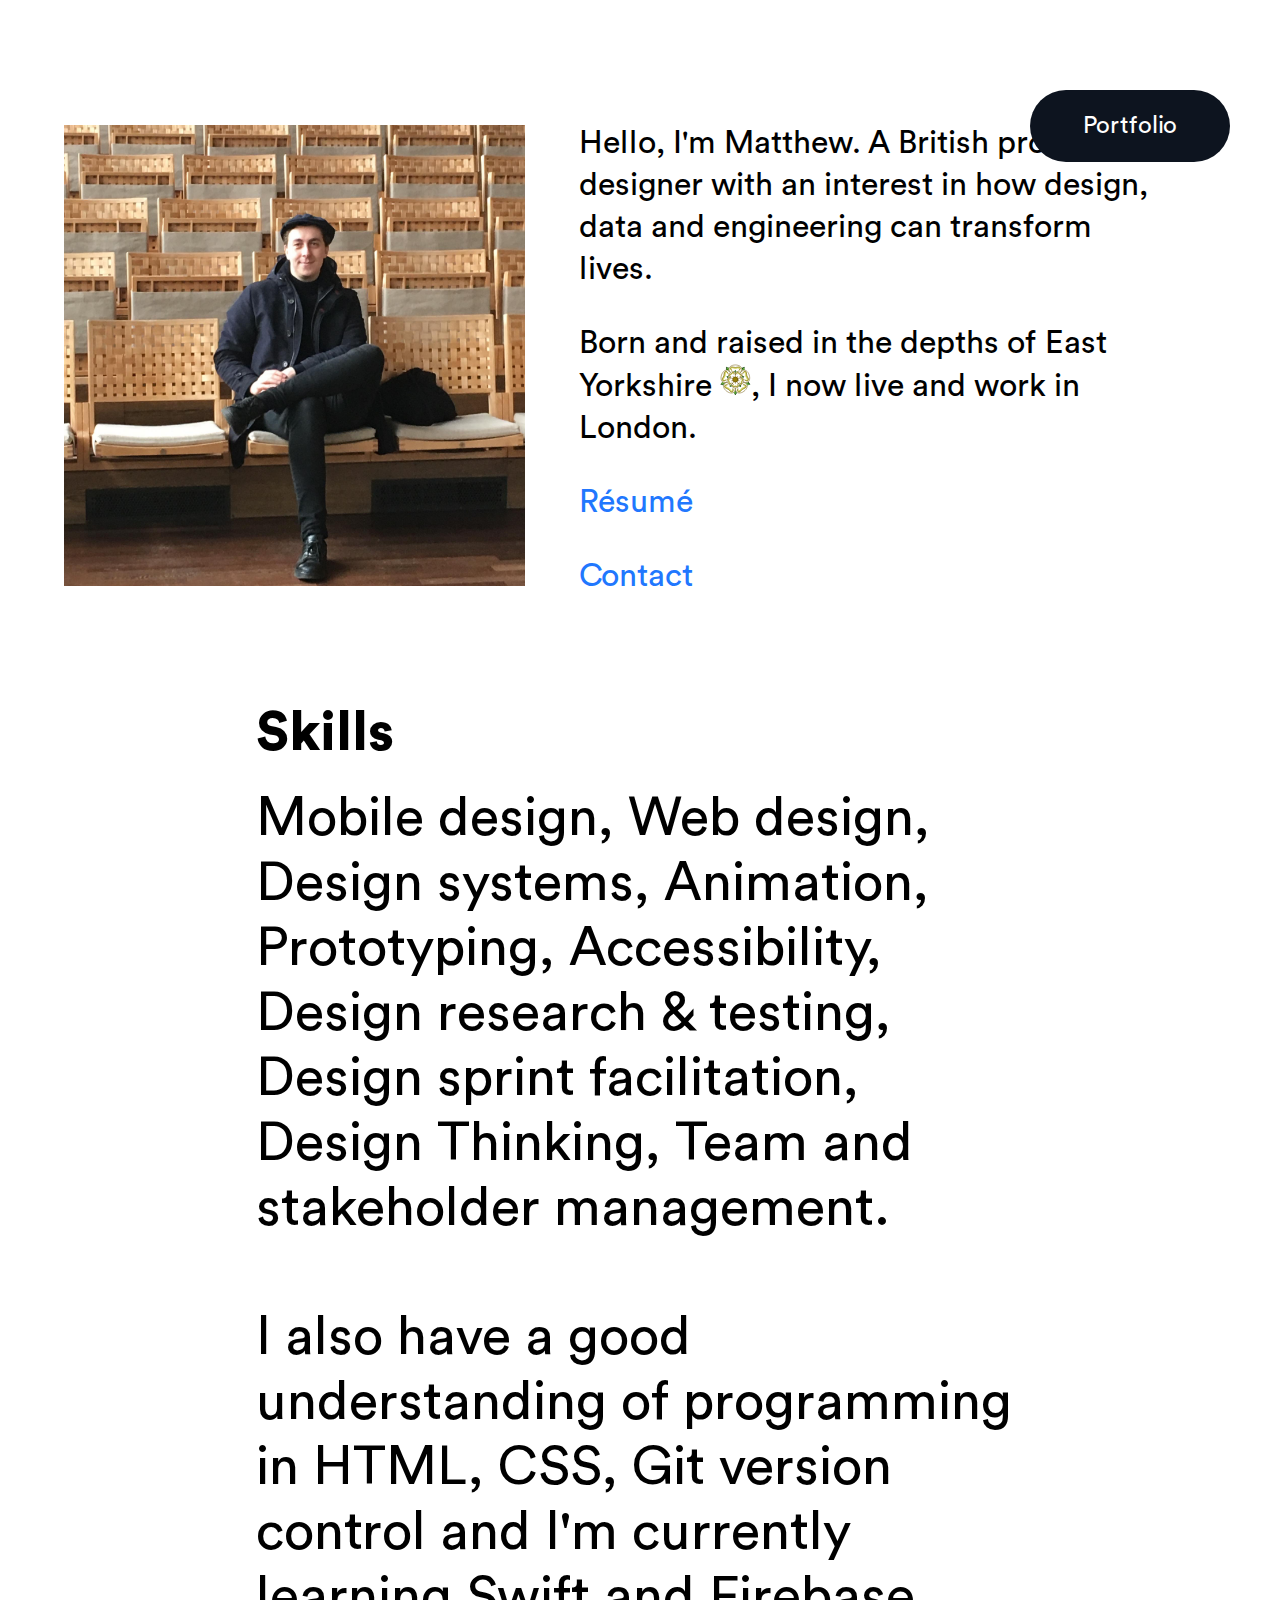
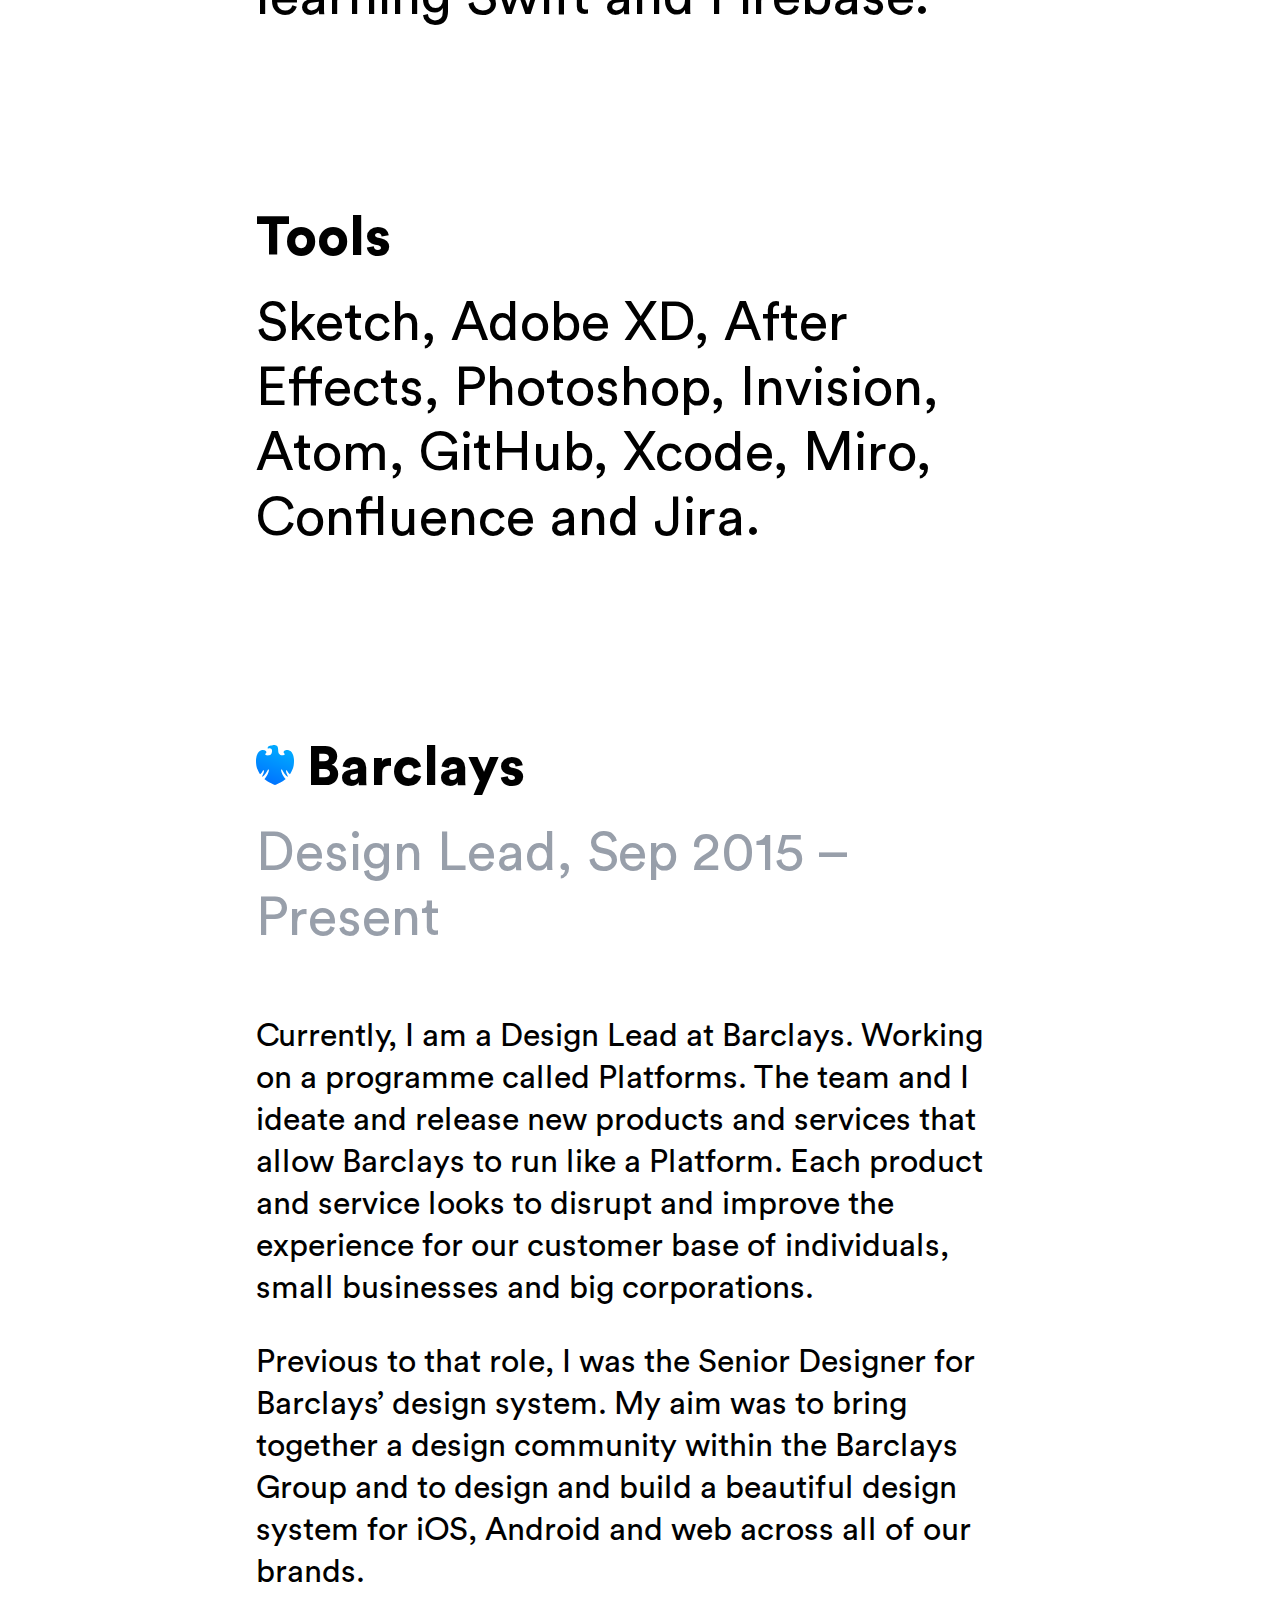
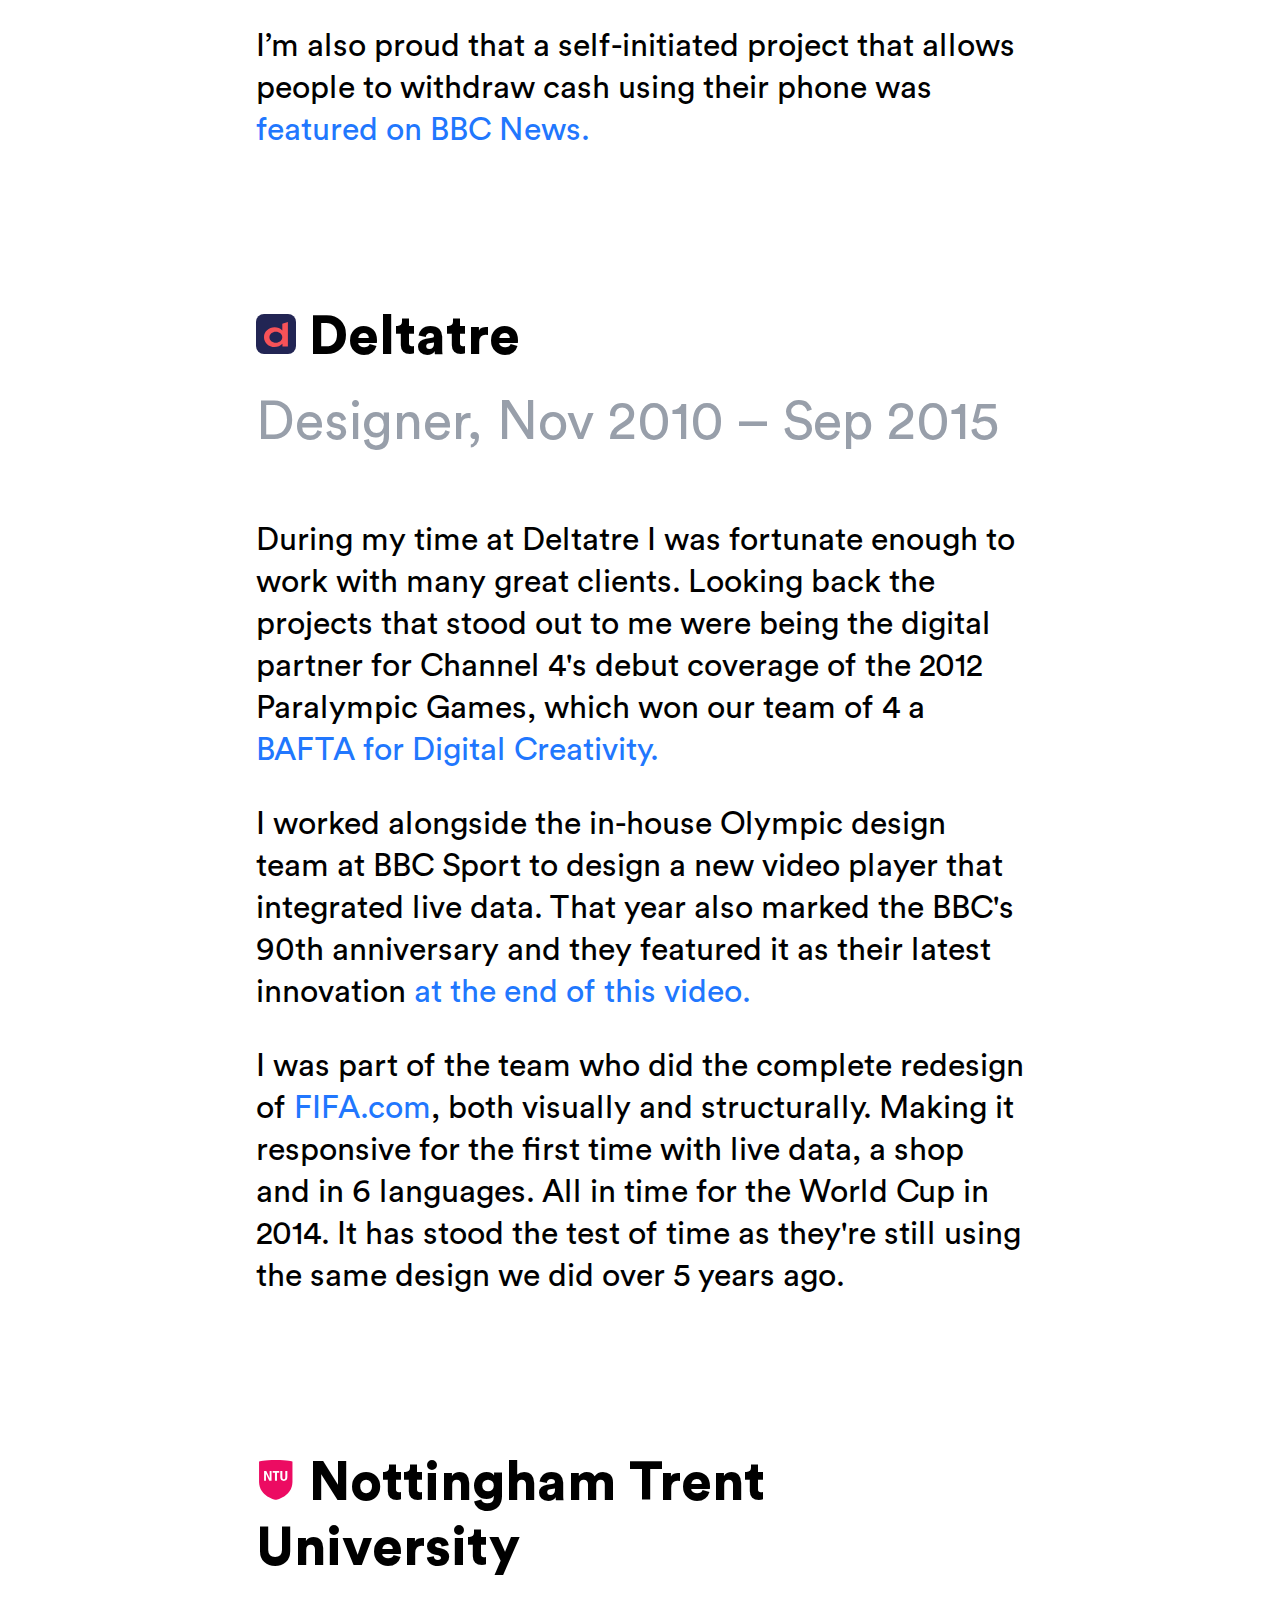
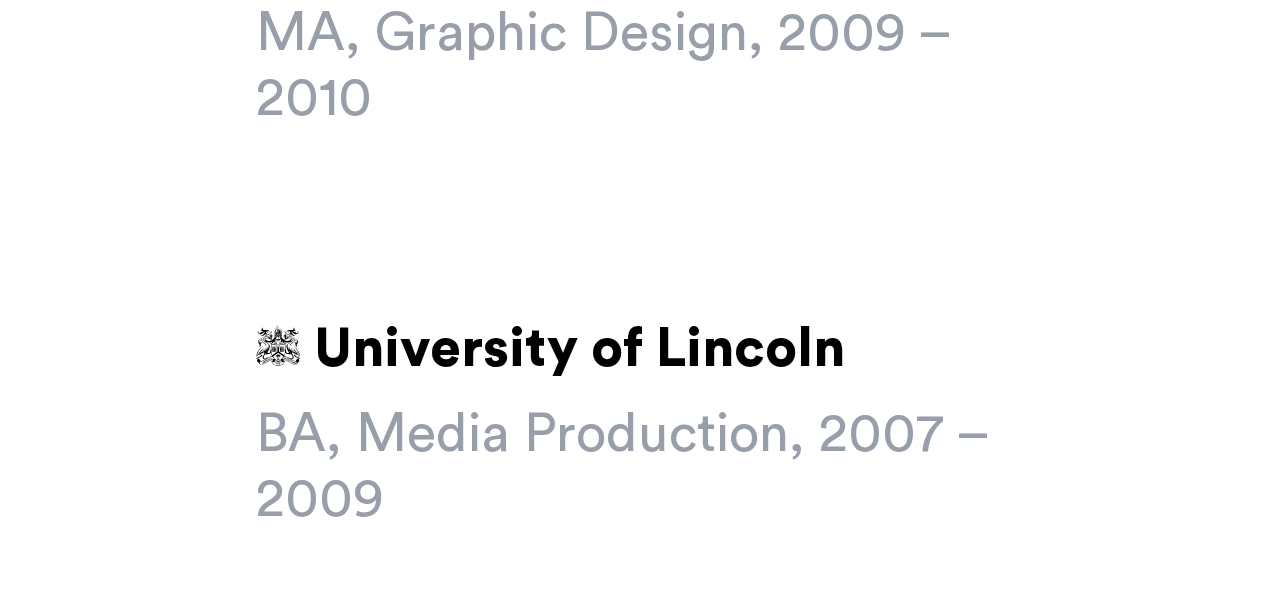
<file: cv.html>
<!DOCTYPE html>
<html lang="en" dir="ltr">
  <head>
    <meta charset="utf-8">
    <link rel="stylesheet" type="text/css" href="css/stylesheet.css">
    <title>Matthew Higgins</title>
    <meta name="viewport" content="width=device-width, initial-scale=1">
  </head>

  <body>

<div class="sticky-button">
      <button onclick="location.href='index.html'"class="button"type="button" href= "/index.html">Portfolio</button>
    </div>


<div class="cv-hero">
  <img class="profile"src="images/me.png" alt="">
  <div class="profile-text">
  <p>Hello, I'm Matthew. A British product designer with an interest in how design, data and engineering can transform lives.</p>
    <p>Born and raised in the depths of East Yorkshire <img class="rose" src="images/rose.svg" alt="">, I now live and work in London.</p>



<div class="">
  <p><a class="link" href="images/matthew-higgins-cv.pdf" target="_blank">Résumé</a></p>
  <p><a class="link" href="mailto:hello.matthew@live.co.uk?Subject=Hello%20Matthew" target="_top">Contact</a></p>
</div>


  </div>
</div>




<div class="indented">


  <h4>Skills</h4>
  <h5>Mobile design, Web design, Design systems, Animation, Prototyping,
    Accessibility, Design research & testing, Design sprint facilitation, Design Thinking, Team and stakeholder management.
  </h5>
  <h5>I also have a good understanding of programming in HTML, CSS, Git version control and I'm currently learning Swift and Firebase.
  </h5>


  <div class="text-block">
    <h4>Tools</h4>
    <h5>Sketch, Adobe XD, After Effects, Photoshop, Invision, Atom, GitHub, Xcode, Miro, Confluence and Jira.</h5>
  </div>

  <div class="text-block">
      <h4><img class="logo"src="images/barclays.svg" alt=""> Barclays</h4>
      <h5 class="grey">Design Lead, Sep 2015 – Present</h5>
      <p>Currently, I am a Design Lead at Barclays. Working on a programme called Platforms. The team and I ideate and release new products and services that allow Barclays to run like a Platform. Each product and service looks to disrupt and improve the experience for our customer base of individuals, small businesses and big corporations.</p>
      <p>Previous to that role, I was the Senior Designer for Barclays’ design system. My aim was to bring together a design community within the Barclays Group and to design and build a beautiful design system for iOS, Android and web across all of our brands.</p>
    <p>I’m also proud that a self-initiated project that allows people to withdraw cash using their phone was
        <a class="link" href="https://www.bbc.co.uk/news/technology-38054298" target="_blank">featured on BBC News.</a>
    </p>
  </div>

  <div class="text-block">
    <h4><img class="logo" src="images/deltatre.svg" alt=""> Deltatre</h4>
    <h5 class="grey">Designer, Nov 2010 – Sep 2015</h5>
    <p>During my time at Deltatre I was fortunate enough to work with many
        great clients. Looking back the projects that stood out to me were being the digital partner for Channel 4's debut coverage of the 2012
        Paralympic Games, which won our team of 4 a <a class="link" href="http://awards.bafta.org/award/2013/tvcraft/digital-creativity" target="_blank">BAFTA for Digital Creativity.</a></p>
        </p>

    <p>I worked alongside the in-house Olympic design team at BBC Sport to design a
        new video player that integrated live data. That year also marked the BBC's 90th anniversary and they featured it as their latest innovation
        <a class="link" href="http://www.bbc.co.uk/mediacentre/latestnews/2013/bbc-innovation.html" target="_blank">at the end of this video.</a></p>

    <p></p>

    <p>I was part of the team who did the complete redesign of <a class="link" href="https://www.fifa.com/" target="_blank">FIFA.com</a>, both visually and structurally.
        Making it responsive for the first time with live data, a shop and in 6
        languages. All in time for the World Cup in 2014. It has stood the test of time as they're still using the same design we did over 5 years ago.</p>
  </div>

  <div class="text-block">
    <h4><img class="logo" src="images/ntu.svg" alt=""> Nottingham Trent University</h4>
    <h5 class="grey">MA, Graphic Design, 2009 – 2010</h5>
  </div>

  <div class="text-block">
    <h4><img class="logo" src="images/lincoln.svg" alt=""> University of Lincoln</h4>
    <h5 class="grey">BA, Media Production, 2007 – 2009</h5>


  </div>

</body>

</html>
</file>
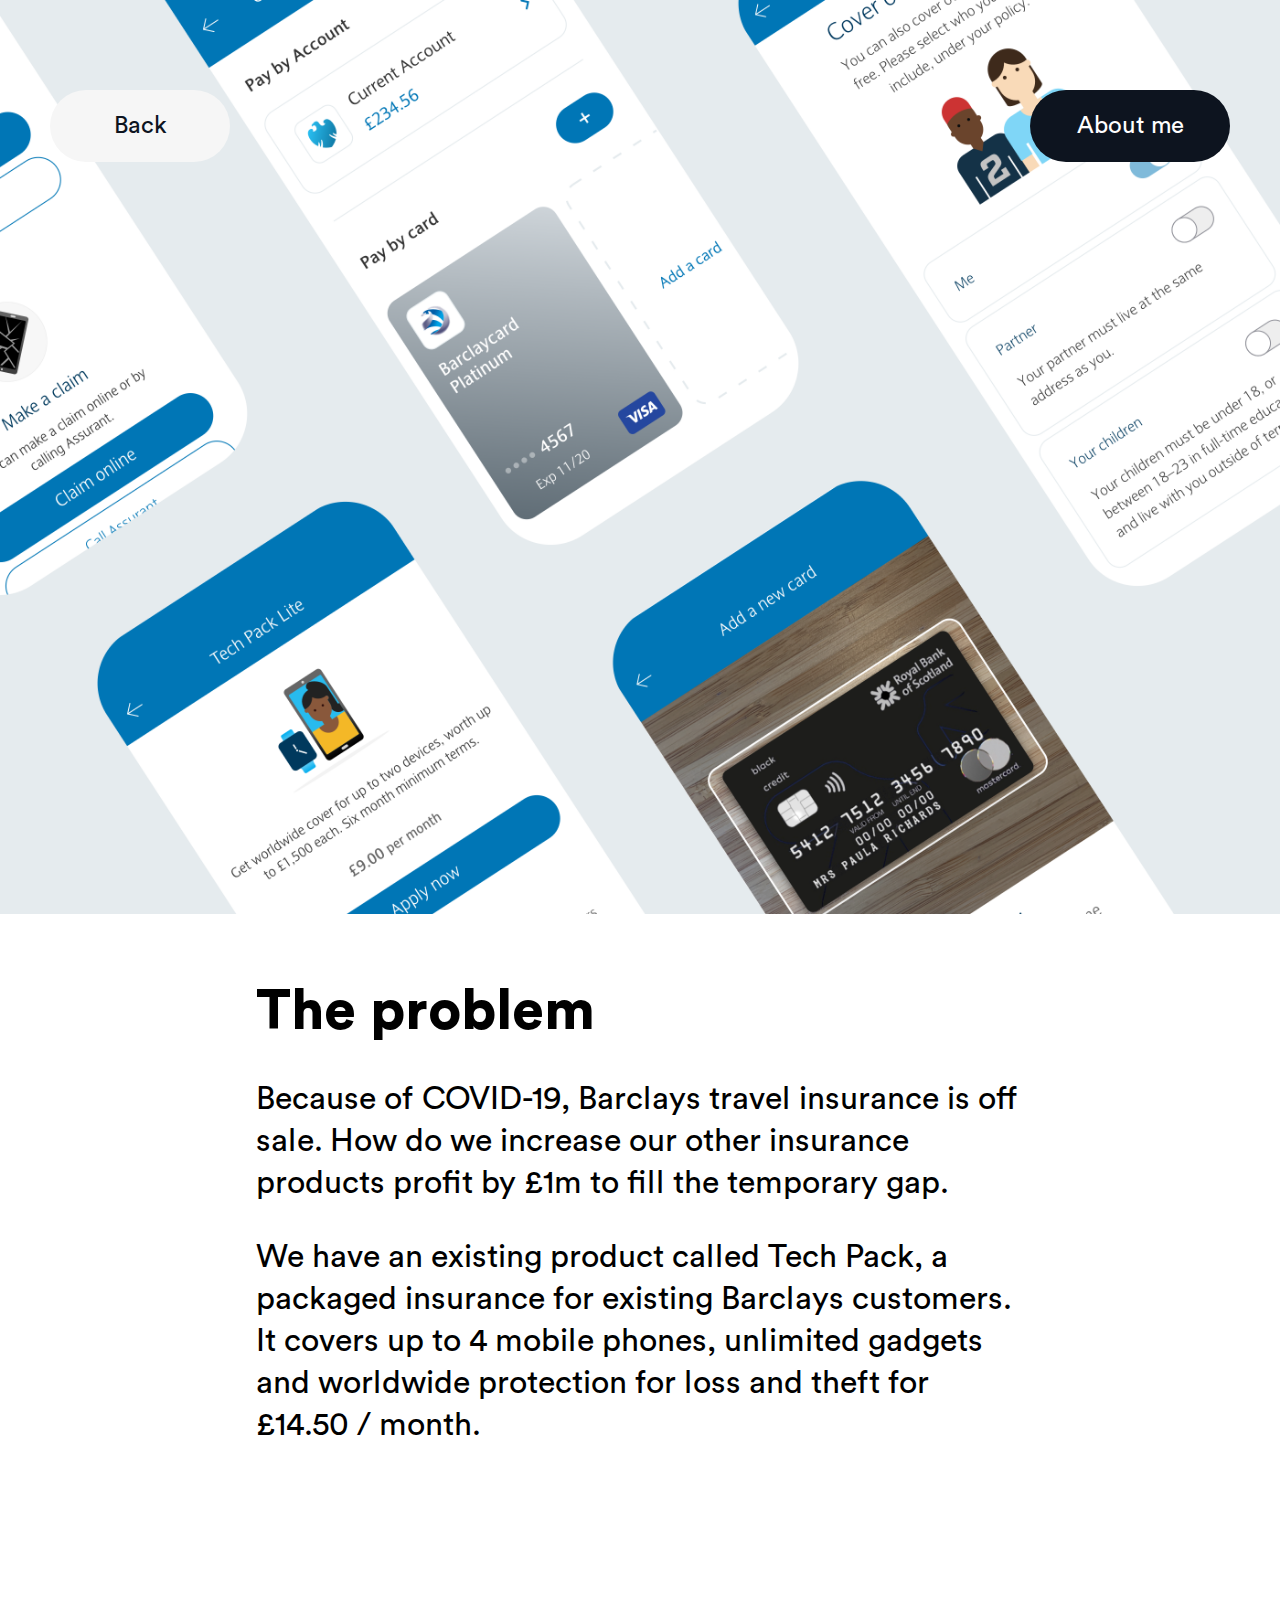
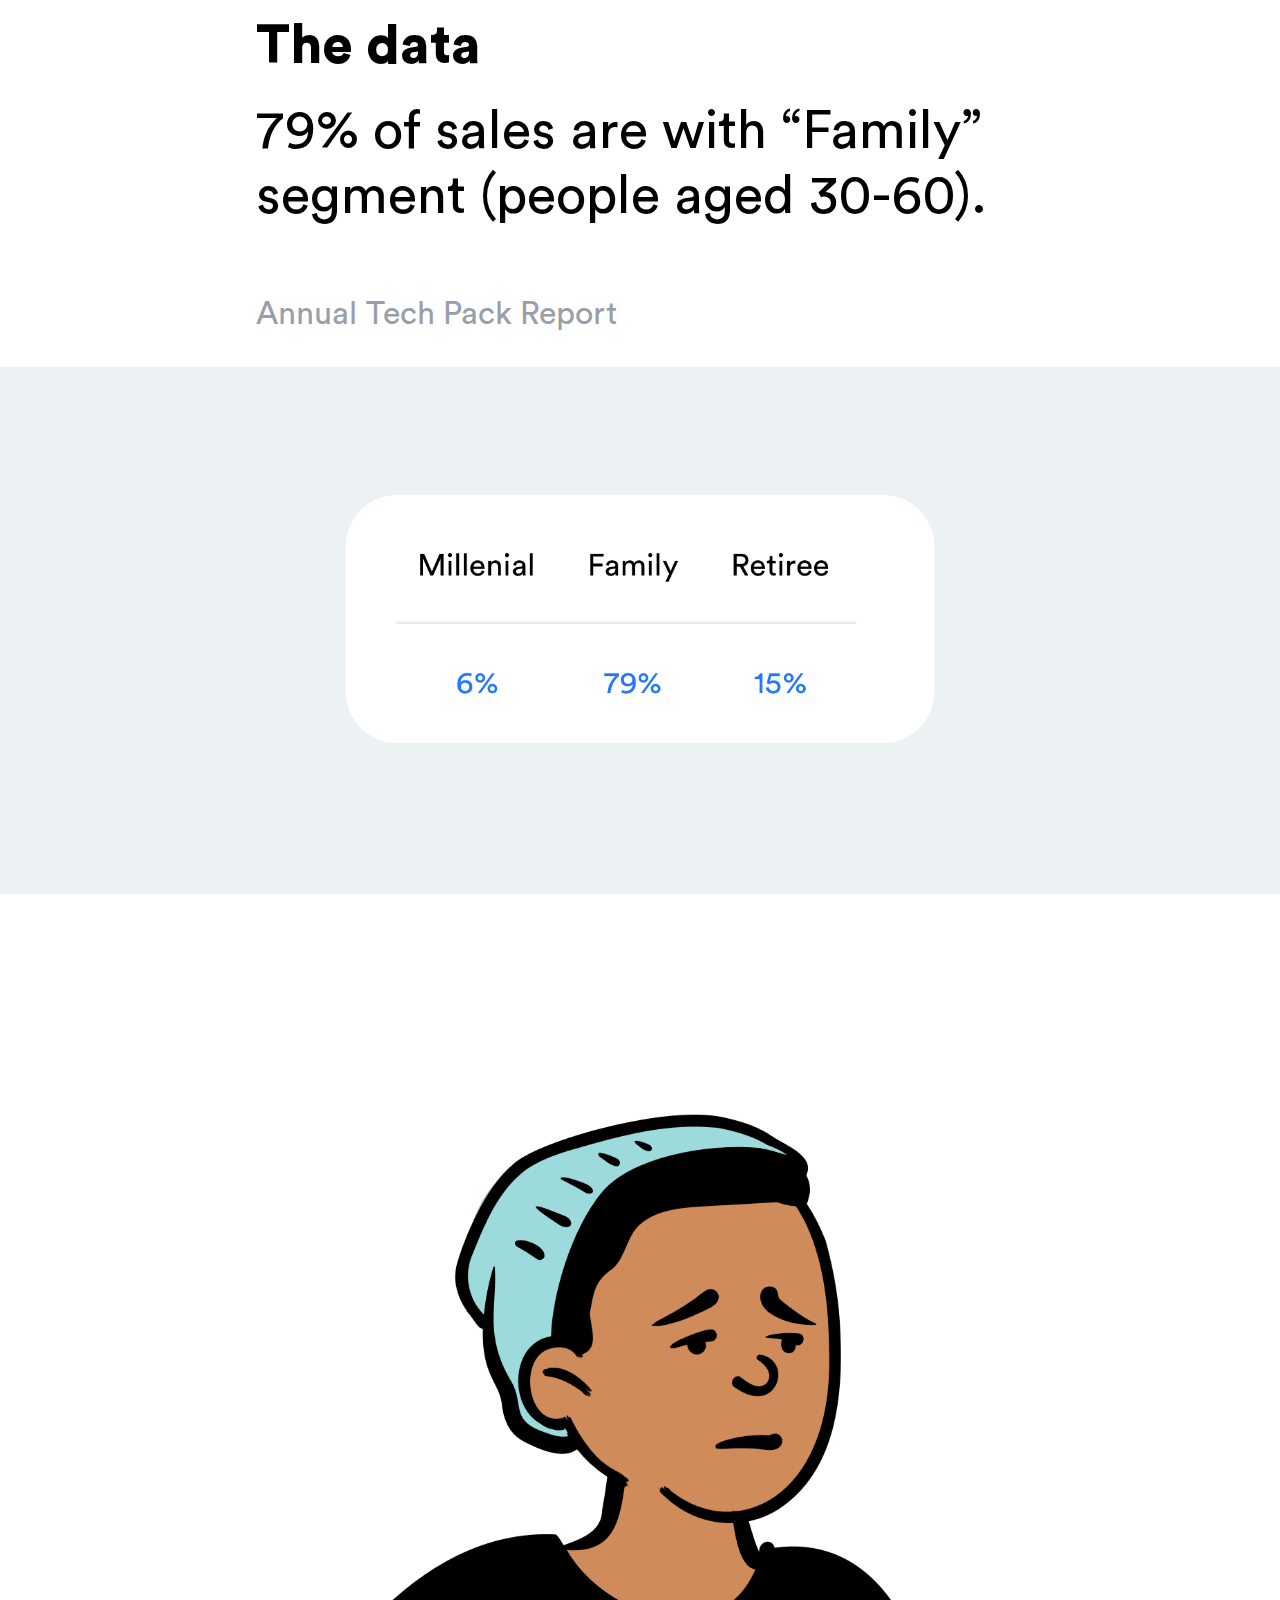
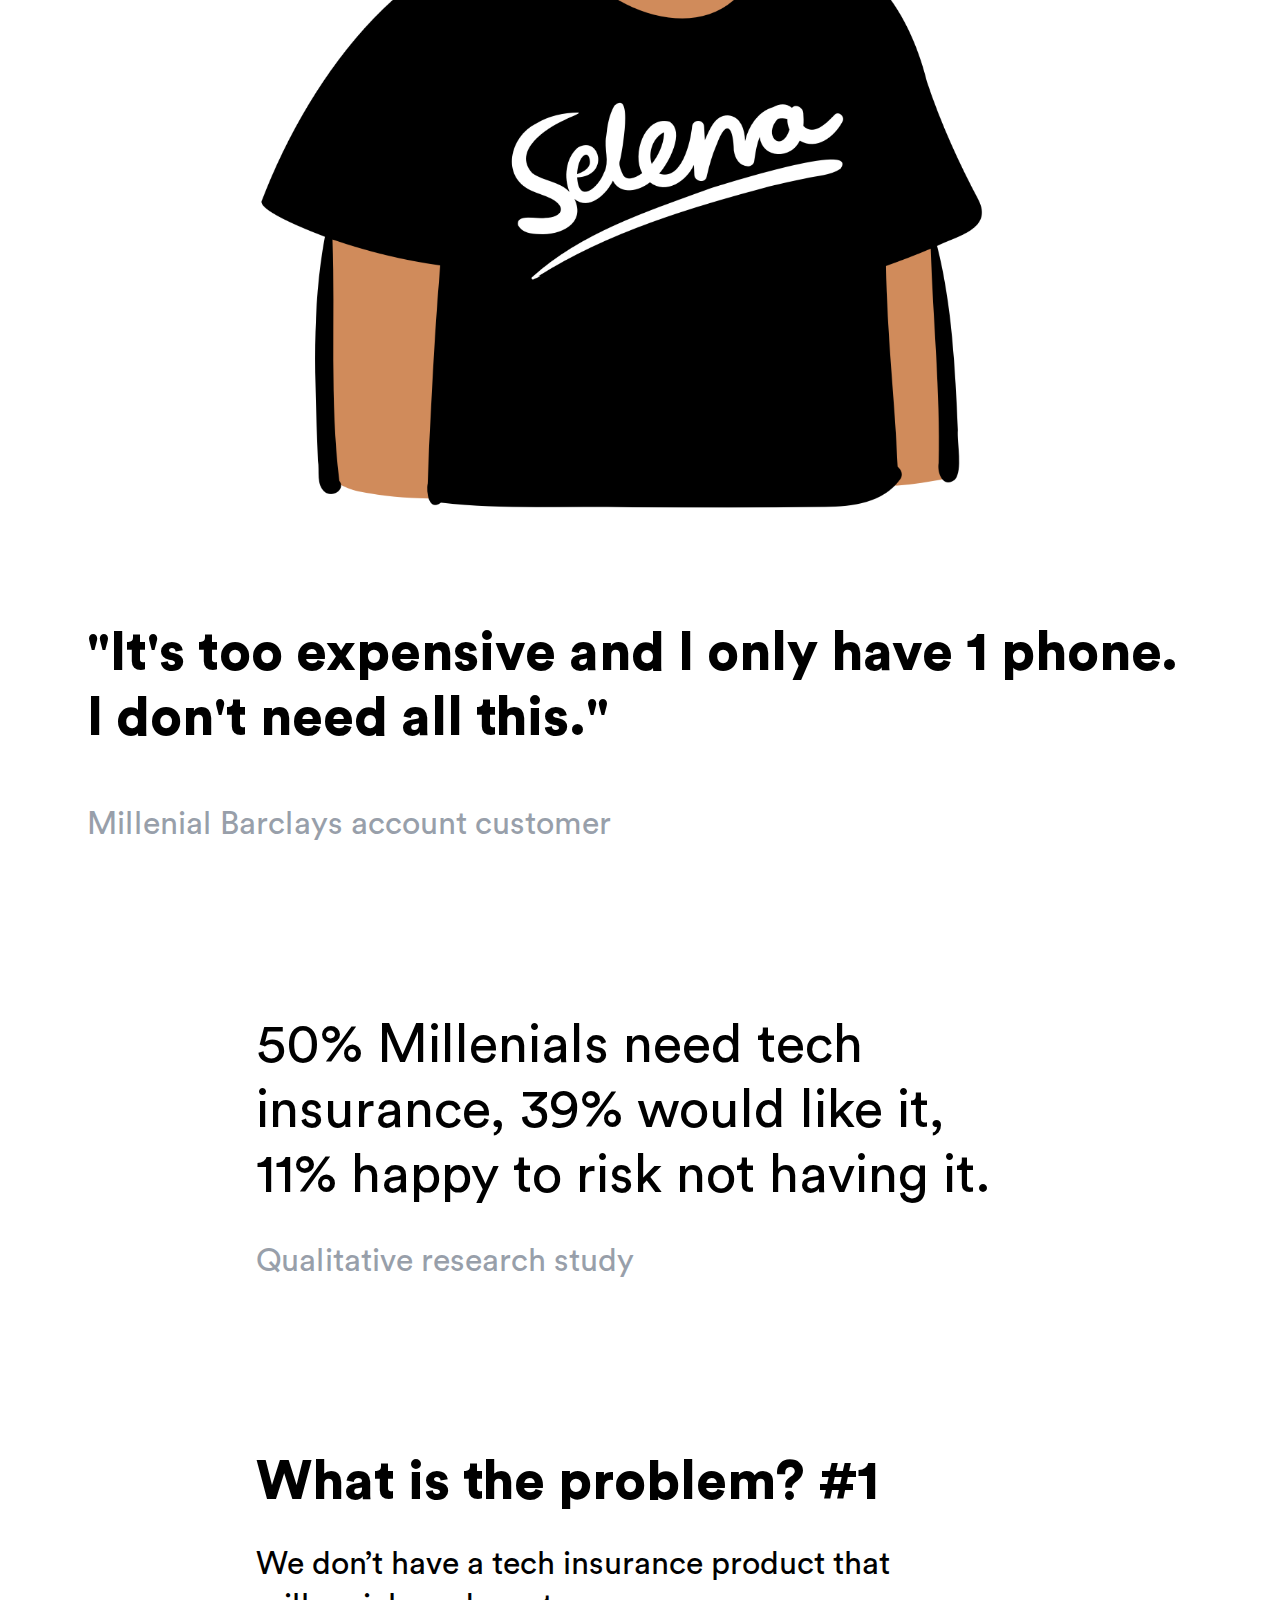
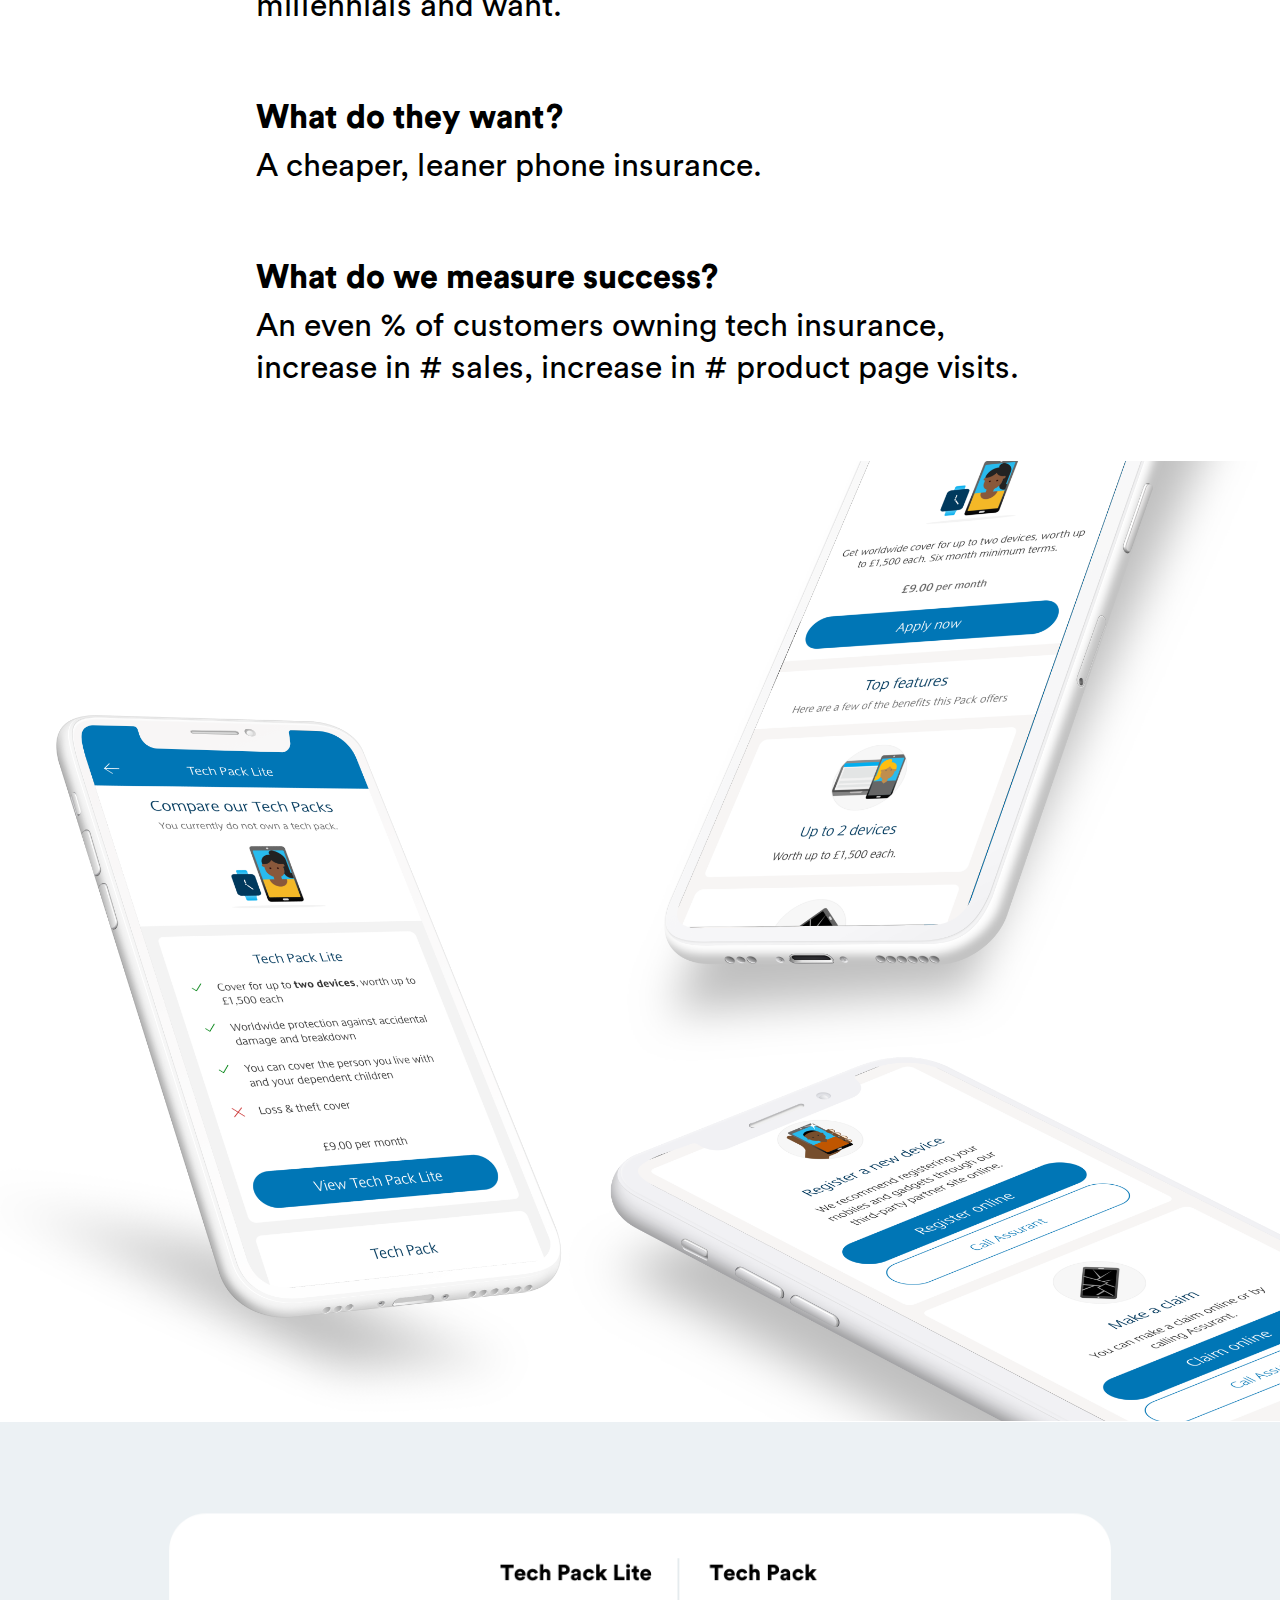
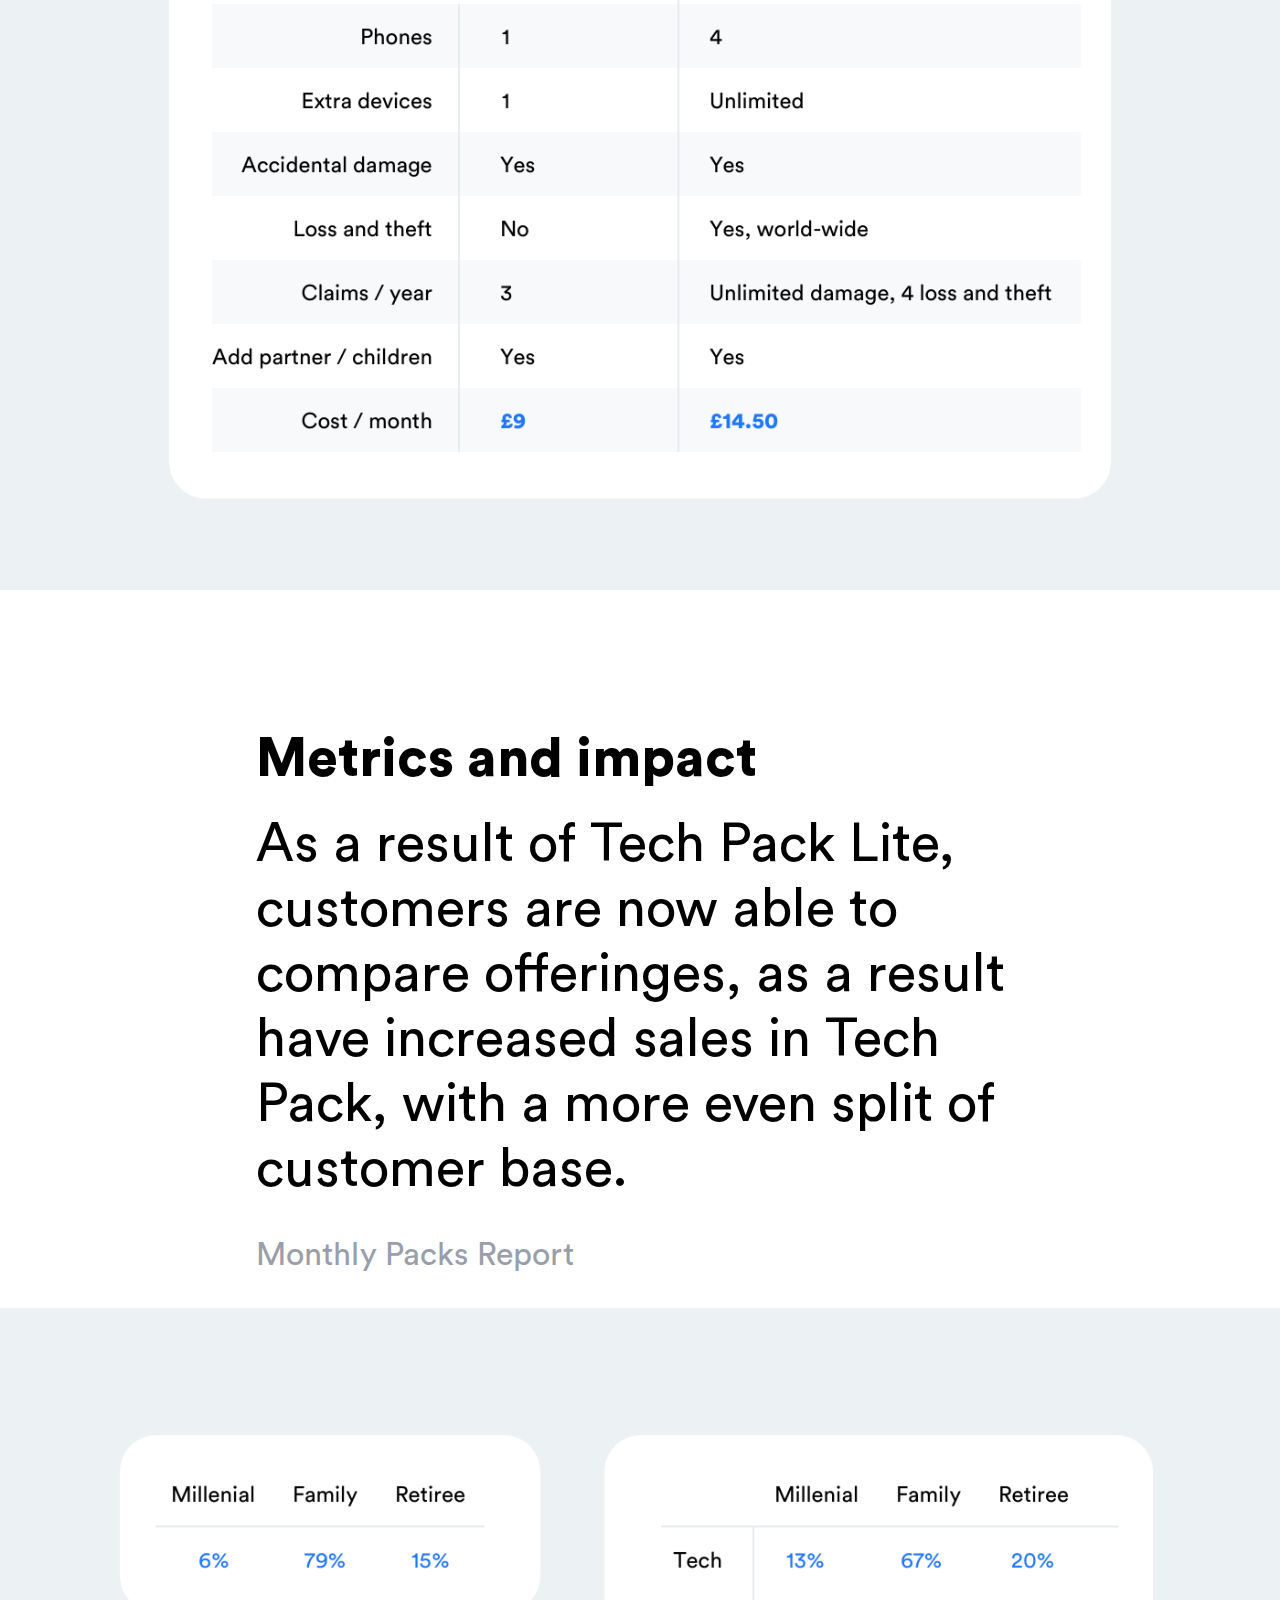
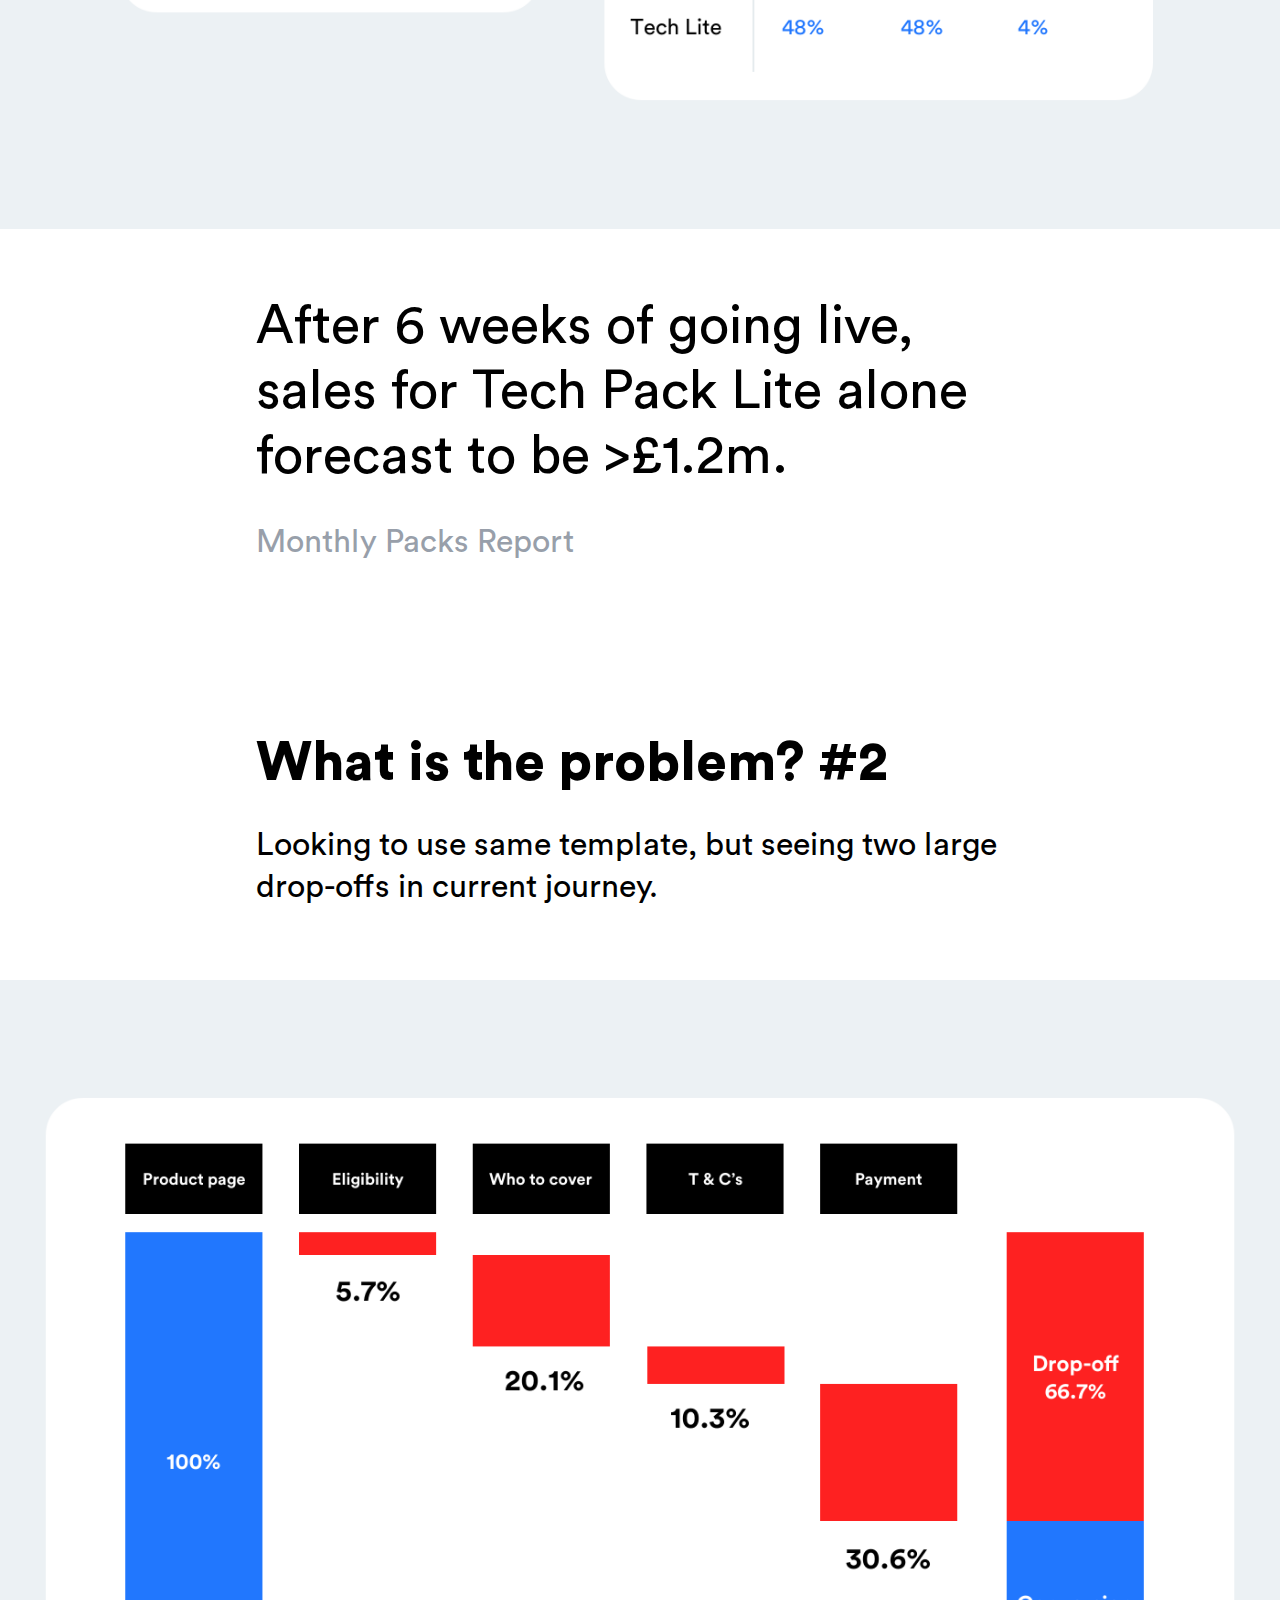
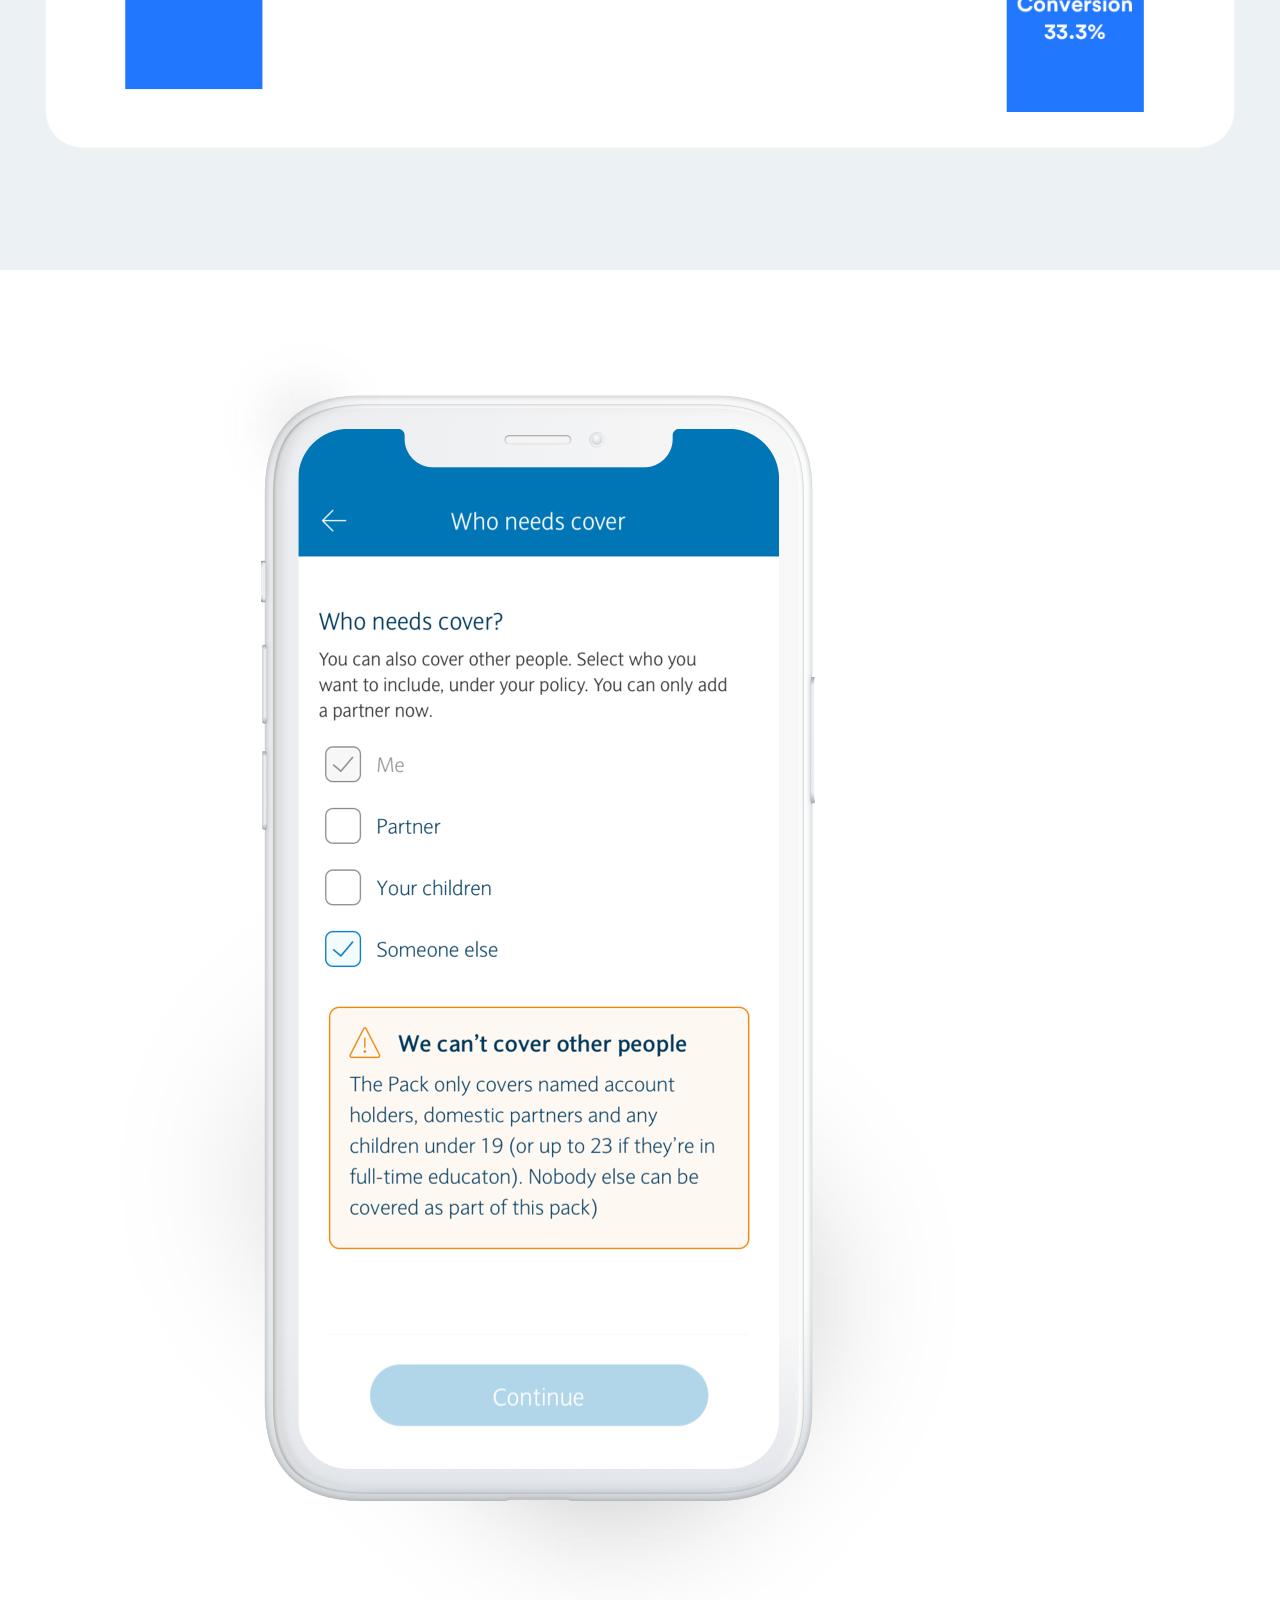
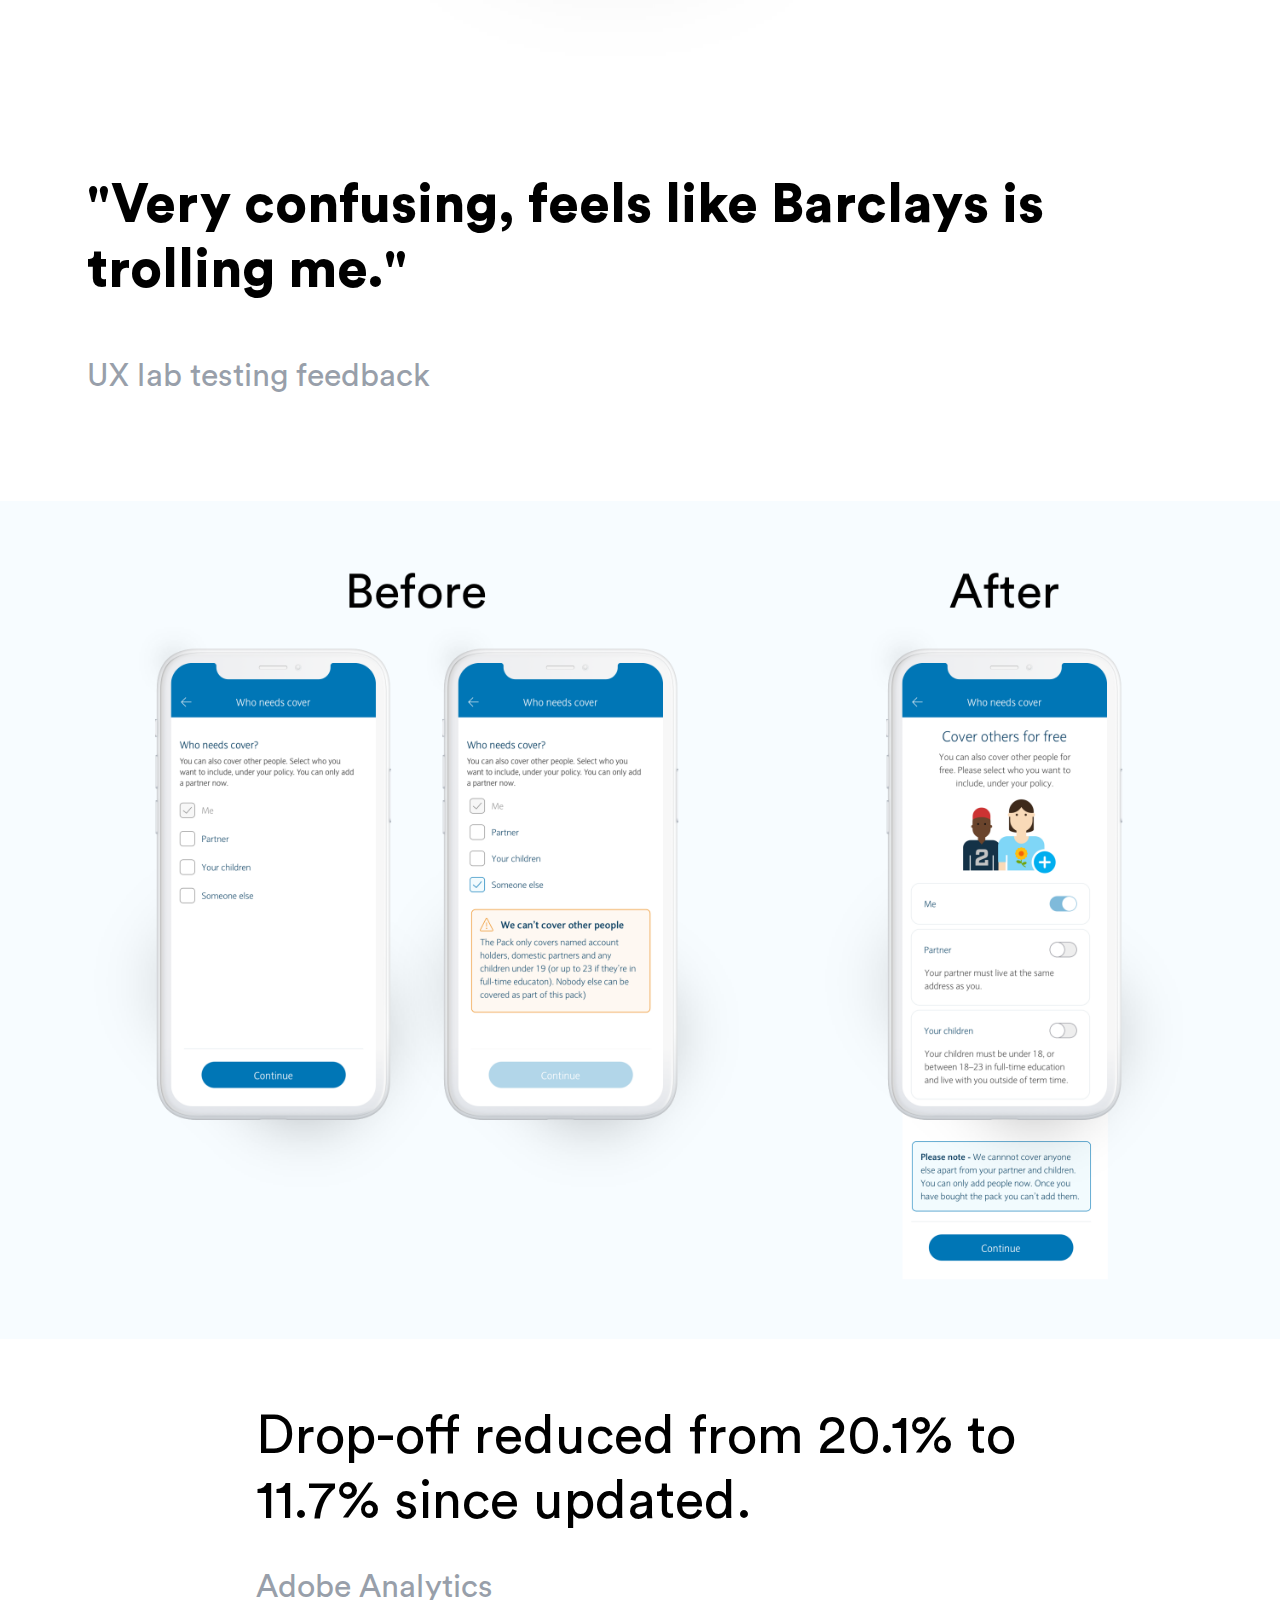
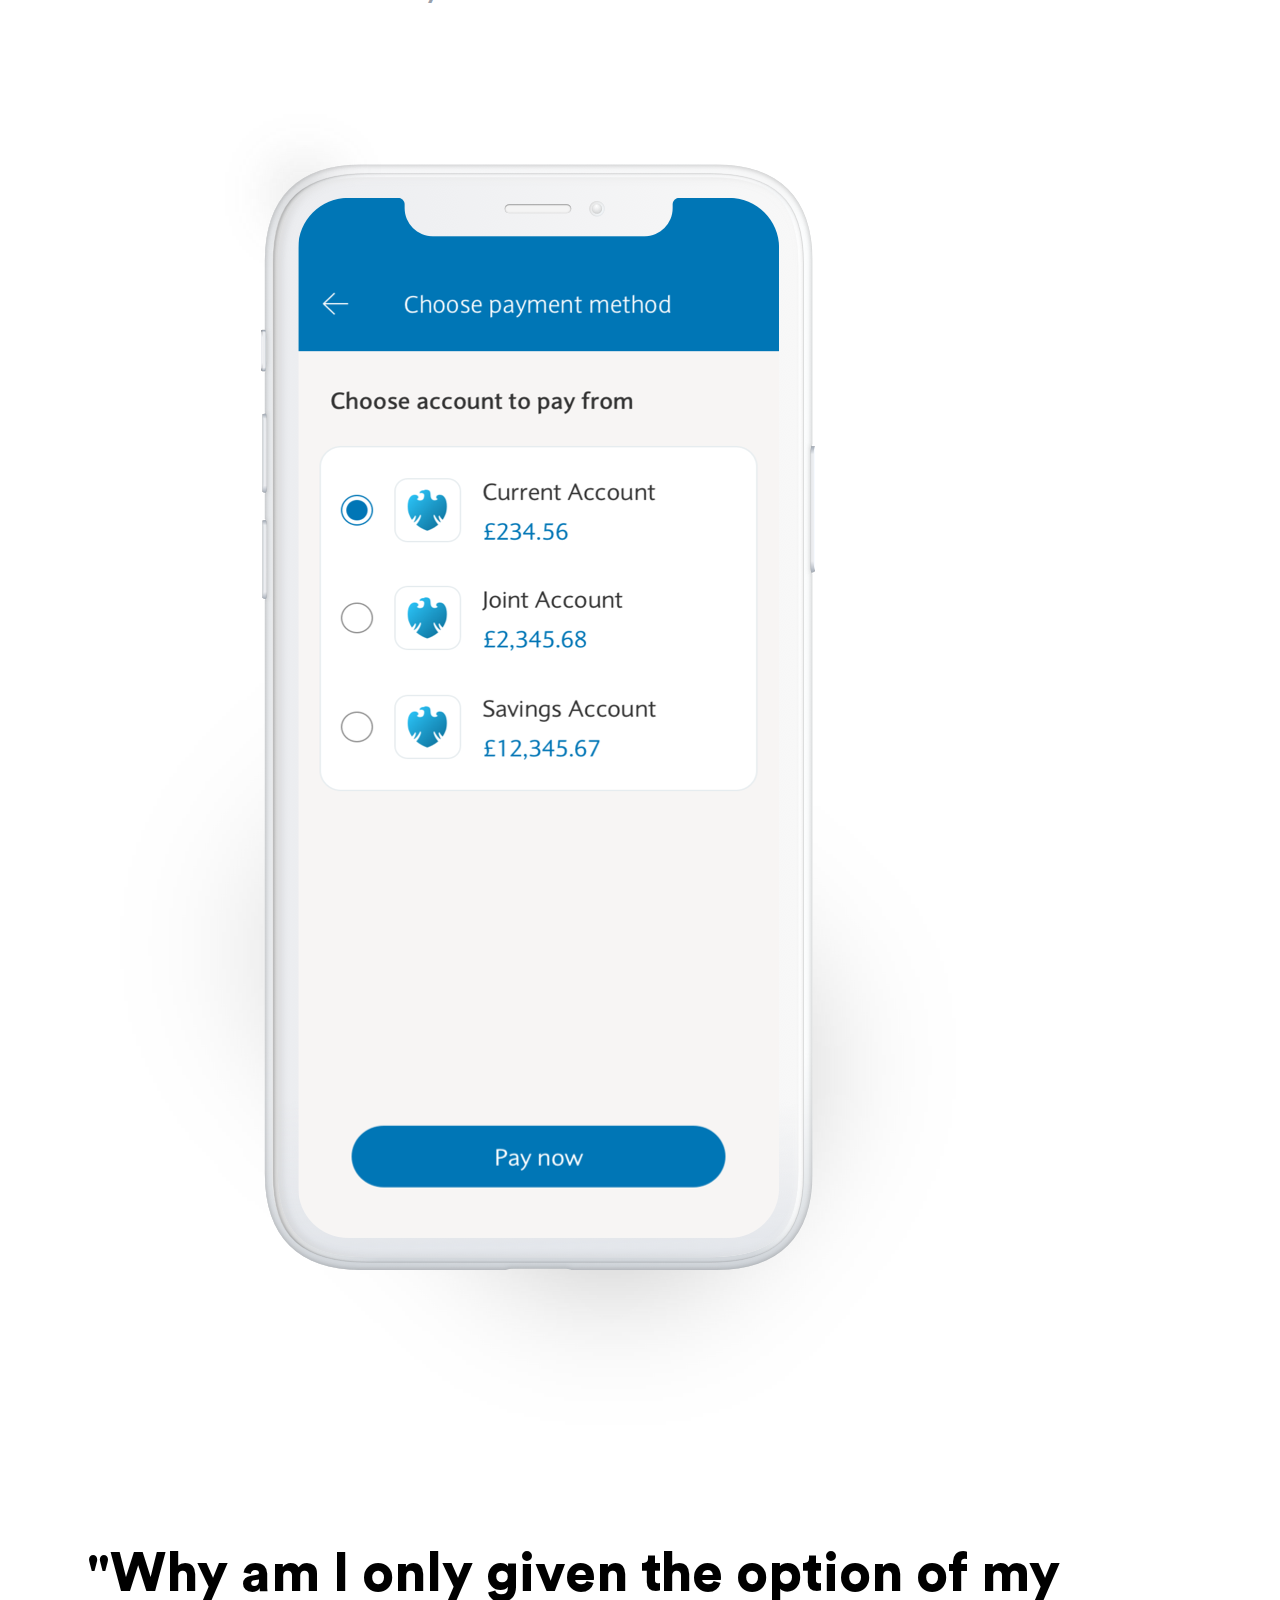
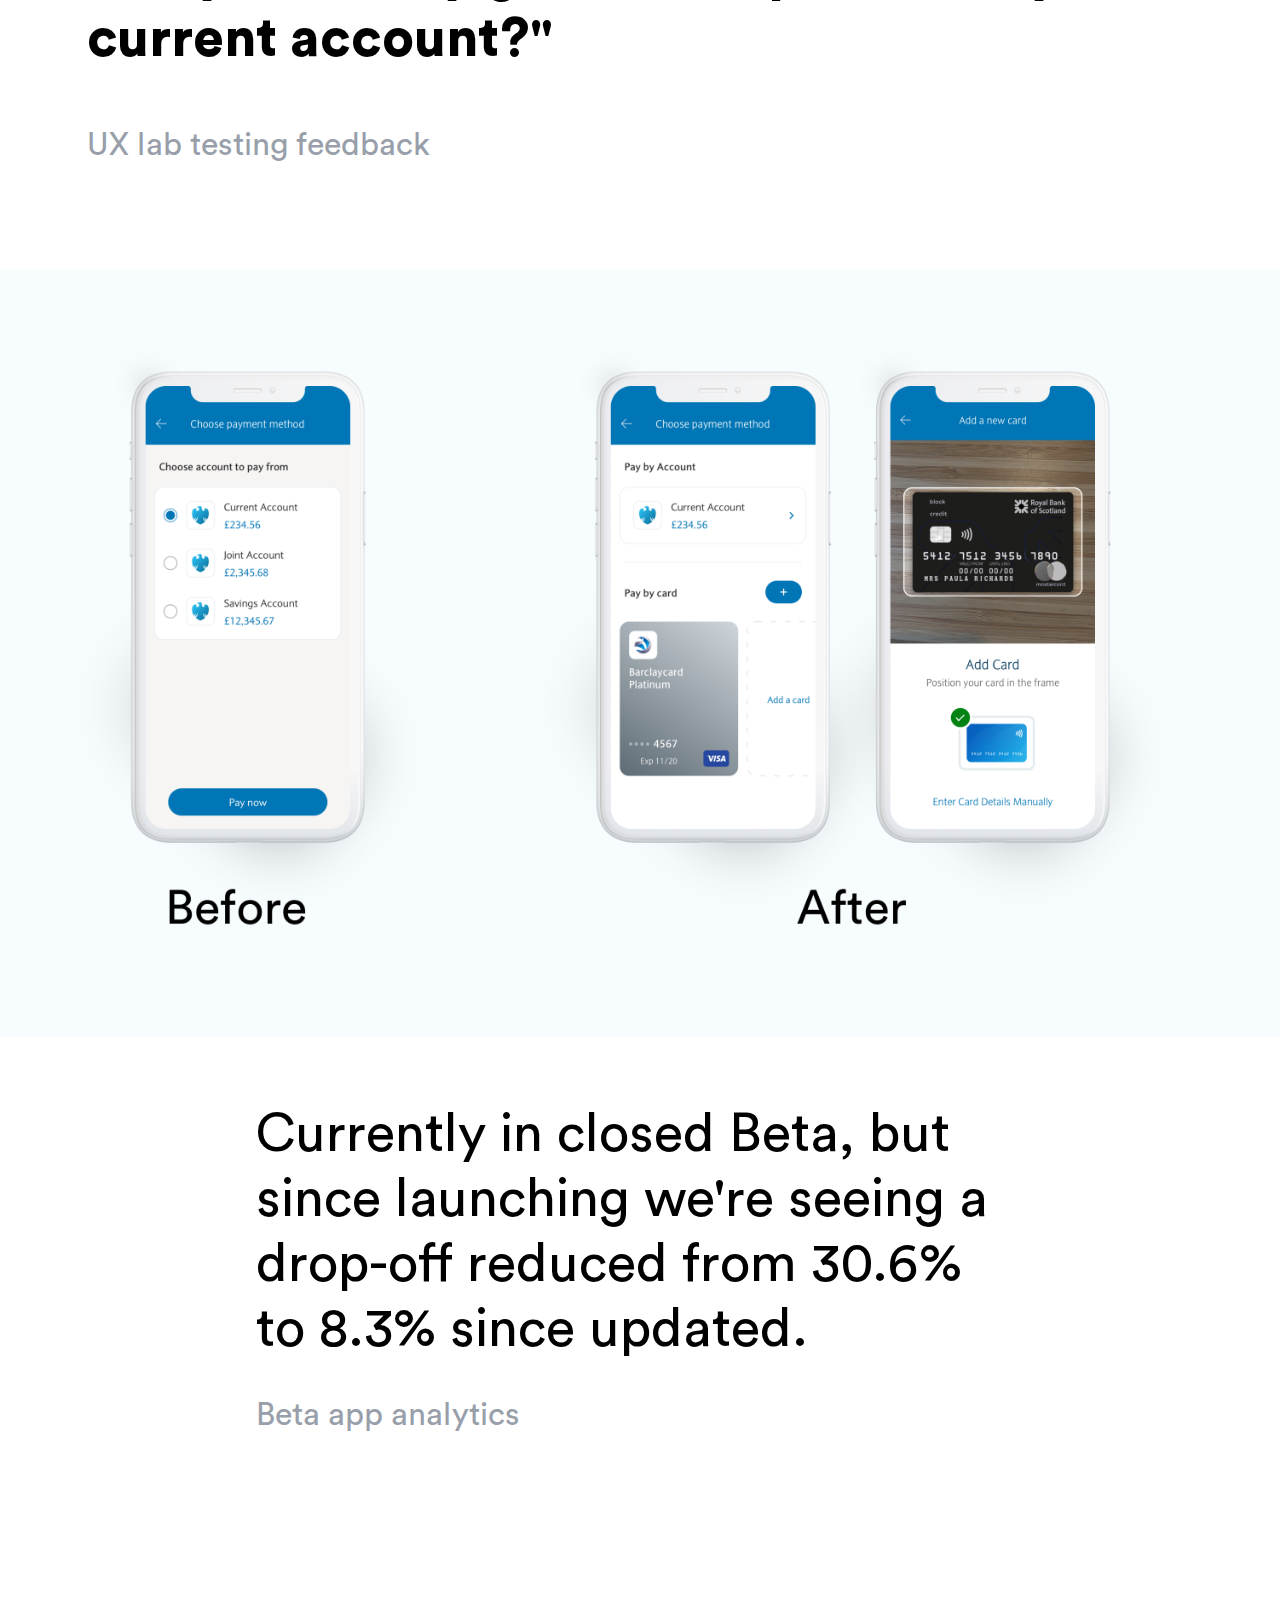
<file: tech.html>
<!DOCTYPE html>
<html lang="en" dir="ltr">
  <head>
    <meta charset="utf-8">
    <link rel="stylesheet" type="text/css" href="css/stylesheet.css">
    <meta name="viewport" content="width=device-width, initial-scale=1">
    <title>Matthew Higgins</title>
  </head>

  <body>
    <button onclick="location.href='cv.html'"class="button"type="button" href= "/index.html">About me</button>
    <button onclick="location.href='index.html'"class="button-back"type="button" href= "/index.html">Back</button>


  <img class="hero"src="images/tech.png" alt="">

<div class="content-indented">
  <h2>The problem</h2>
  <p>Because of COVID-19, Barclays travel insurance is off sale. How do we increase our other insurance products profit by £1m to fill the temporary gap.</p>
  <p>We have an existing product called Tech Pack, a packaged insurance for existing Barclays customers. It covers up to 4 mobile phones, unlimited gadgets and worldwide protection for loss and theft for £14.50 / month.</p>
</div>


<div class="content-indented">
  <h4>The data</h4>

  <h5>79% of sales are with “Family” segment (people aged 30-60).</h5>
  <p class="grey">Annual Tech Pack Report</p>

</div>
  <img class="width-full" src="images/stats-1.png" alt="">

  <div class="content-indented">

  </div>

<div class="container">
  <div class="row">
    <!-- Image on the right -->
      <div class="col-12">
        <img class="width-full"align="center" src="images/customer-2.png" alt="">
      </div>
    <div class="col-12">
      <h4>"It's too expensive and I only have 1 phone. I don't need all this."</h4>
      <p class="grey">Millenial Barclays account customer</p>
    </div>
  </div>
</div>
<div class="content-indented">
  <h5 class="tight">50% Millenials need tech insurance, 39% would like it, 11% happy to risk not having it.</h5>
  <p class="grey">Qualitative research study</p>
</div>



<div class="content-indented">
<h4>What is the problem? #1</h4>
<p class="list-space">We don’t have a tech insurance product that millennials and want.</p>

<h6>What do they want?</h6>
<p class="list-space">A cheaper, leaner phone insurance.</p>

<h6>What do we measure success?</h6>
<p class="list-space">An even % of customers owning tech insurance, increase in # sales, increase in # product page visits.</p>
</div>
<img class="width-full"src="images/tpl.png" alt="">
<img class="width-full"src="images/comparison.png" alt="">

<div class="content-indented">
  <h4>Metrics and impact</h4>
  <h5 class="tight">As a result of Tech Pack Lite, customers are now able to compare offeringes, as a result have increased sales in Tech Pack, with a more even split of customer base.</h5>
  <p class="grey">Monthly Packs Report</p>
</div>

<img class="width-full"src="images/stats-2.png" alt="">


<div class="content-indented">
  <h5 class="tight">After 6 weeks of going live, sales for Tech Pack Lite alone forecast to be >£1.2m.</h5>
  <p class="grey">Monthly Packs Report</p>
</div>






<div class="content-indented">
<h4>What is the problem? #2</h4>
<p class="list-space">Looking to use same template, but seeing two large drop-offs in current journey.</p>
</div>

<img class="width-full" src="images/conversion.png" alt="">


<div class="container">
  <div class="row">
    <!-- Image on the right -->
      <div class="col-12">
        <img class="width-full"align="center" src="images/who-quote.png" alt="">
      </div>

    <div class="col-12">
      <h4>"Very confusing, feels like Barclays is trolling me."</h4>
      <p class="grey">UX lab testing feedback</p>
    </div>

  </div>
</div>
<img class="width-full" src="images/who.png" alt="">
<div class="content-indented">
  <h5 class="tight">Drop-off reduced from 20.1% to 11.7% since updated.</h5>
  <p class="grey">Adobe Analytics</p>
</div>



<div class="container">
  <div class="row">
    <!-- Image on the right -->
      <div class="col-12">
        <img class="width-full"align="center" src="images/pay-quote.png" alt="">
      </div>

    <div class="col-12">
      <h4>"Why am I only given the option of my current account?"</h4>
      <p class="grey">UX lab testing feedback</p>
    </div>
</div>
</div>


<img class="width-full" src="images/card-after.png" alt="">

<div class="content-indented">
  <h5 class="tight">Currently in closed Beta, but since launching we're seeing a drop-off reduced from 30.6% to 8.3% since updated.</h5>
  <p class="grey">Beta app analytics</p>
</div>


<div class="content-indented">
<h4>The outcome</h4>
<h5 class="tight">The new product and both changes in the design are forecast to contribute ~£1.34m towards sales.</h5>
<p class="grey">Monthly packs report</p>
</div>













  </body>

</html>
</file>
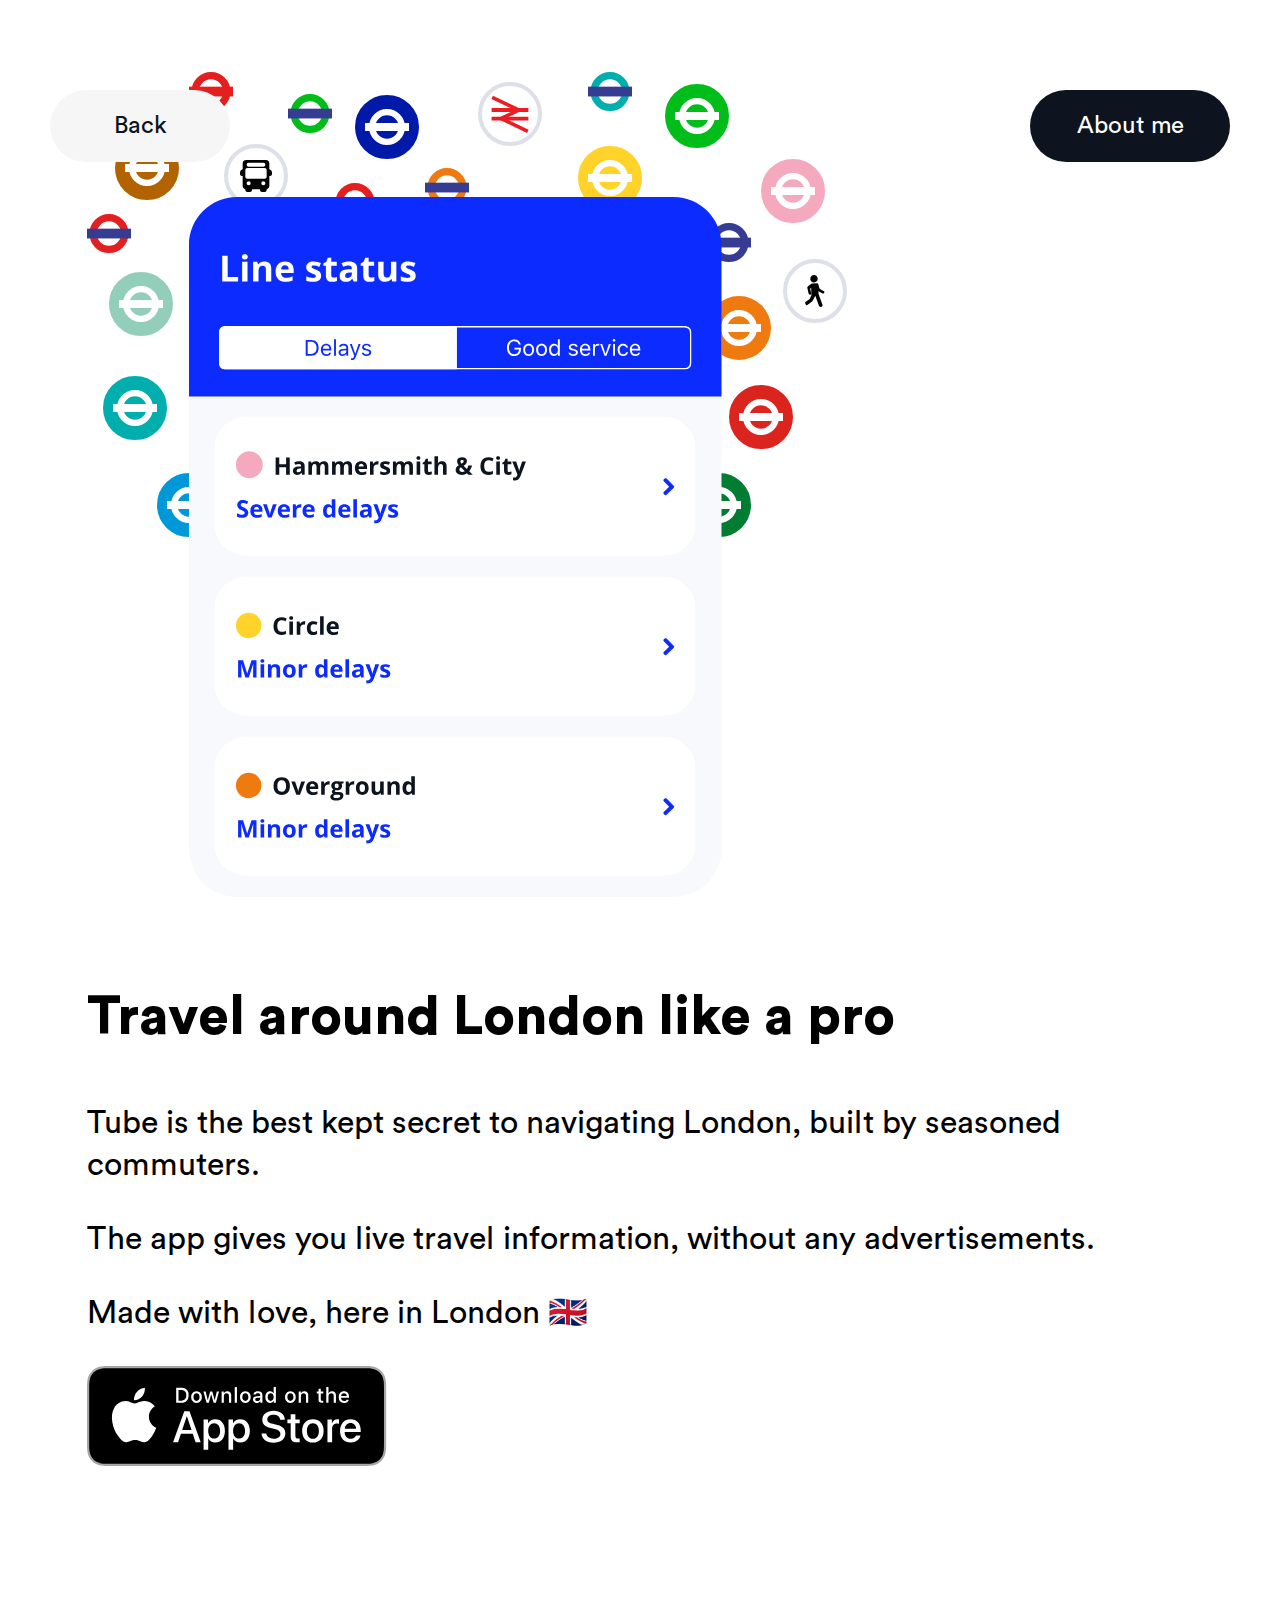
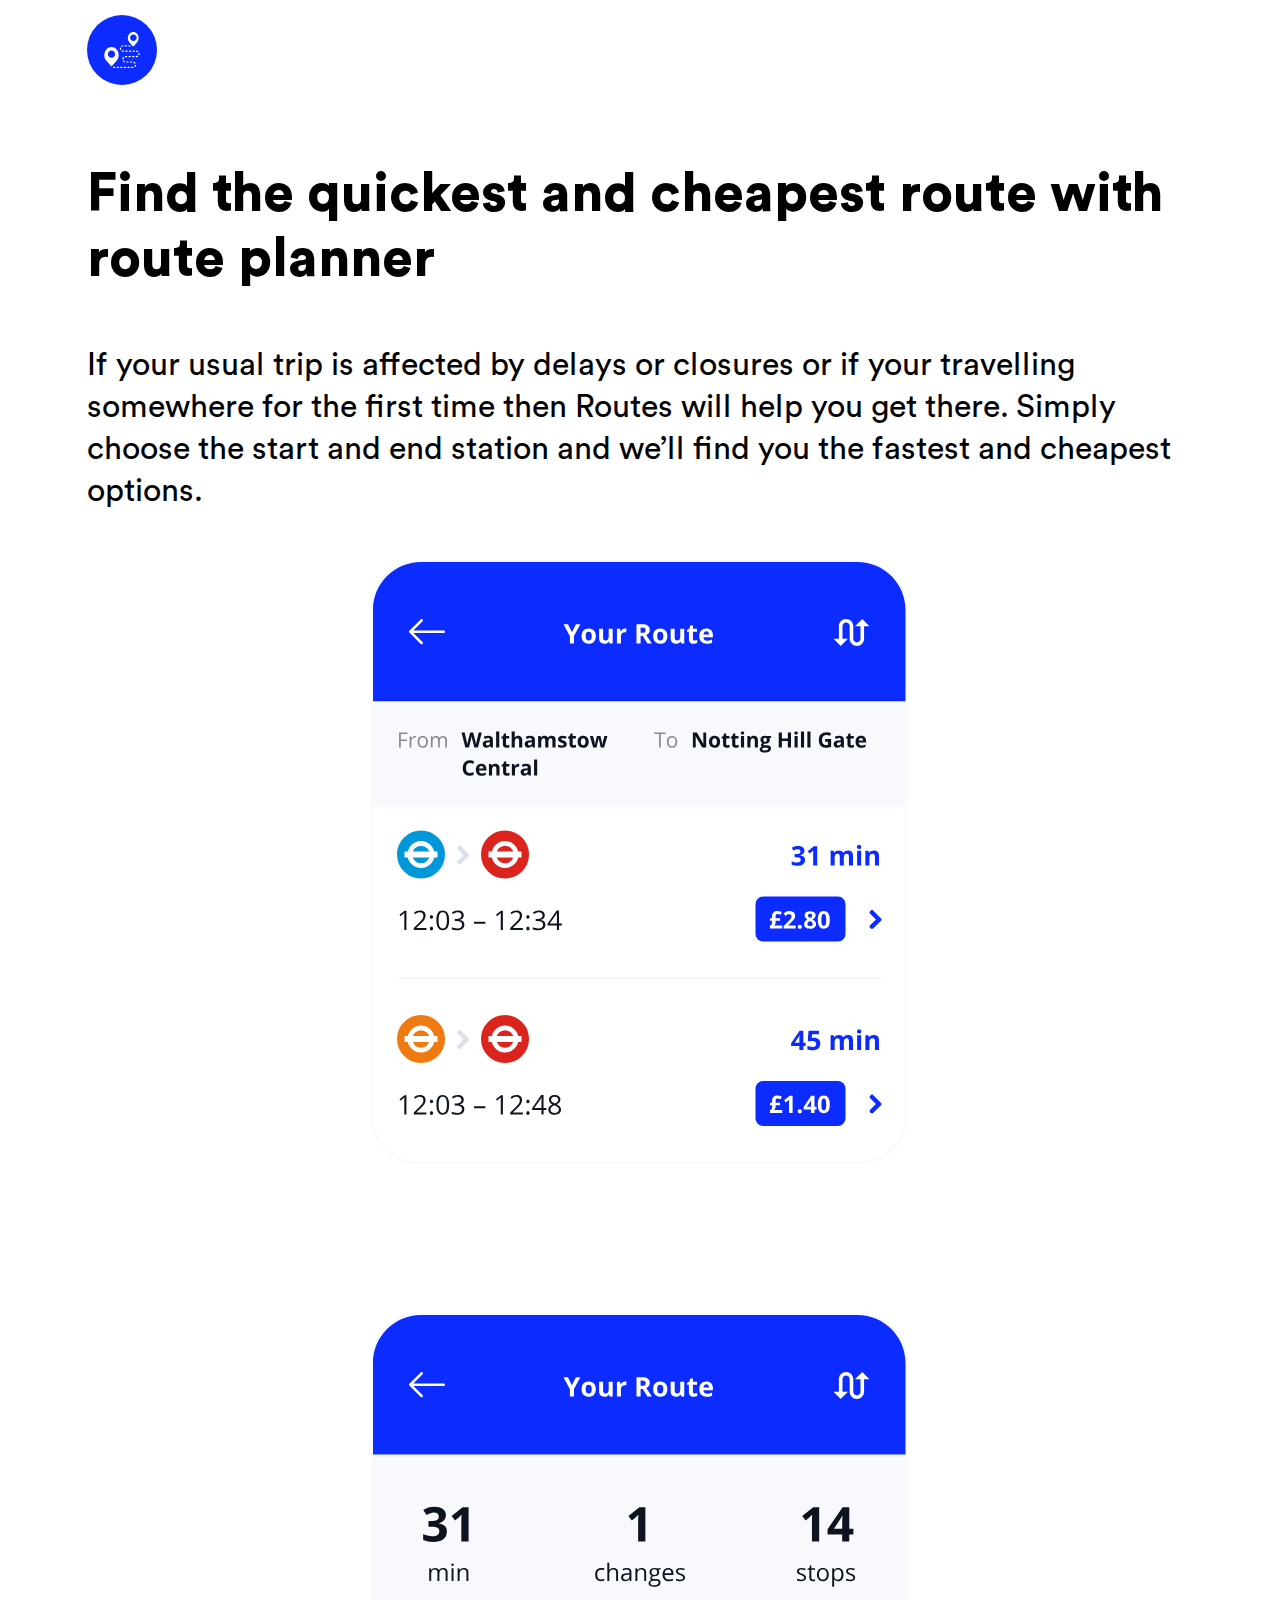
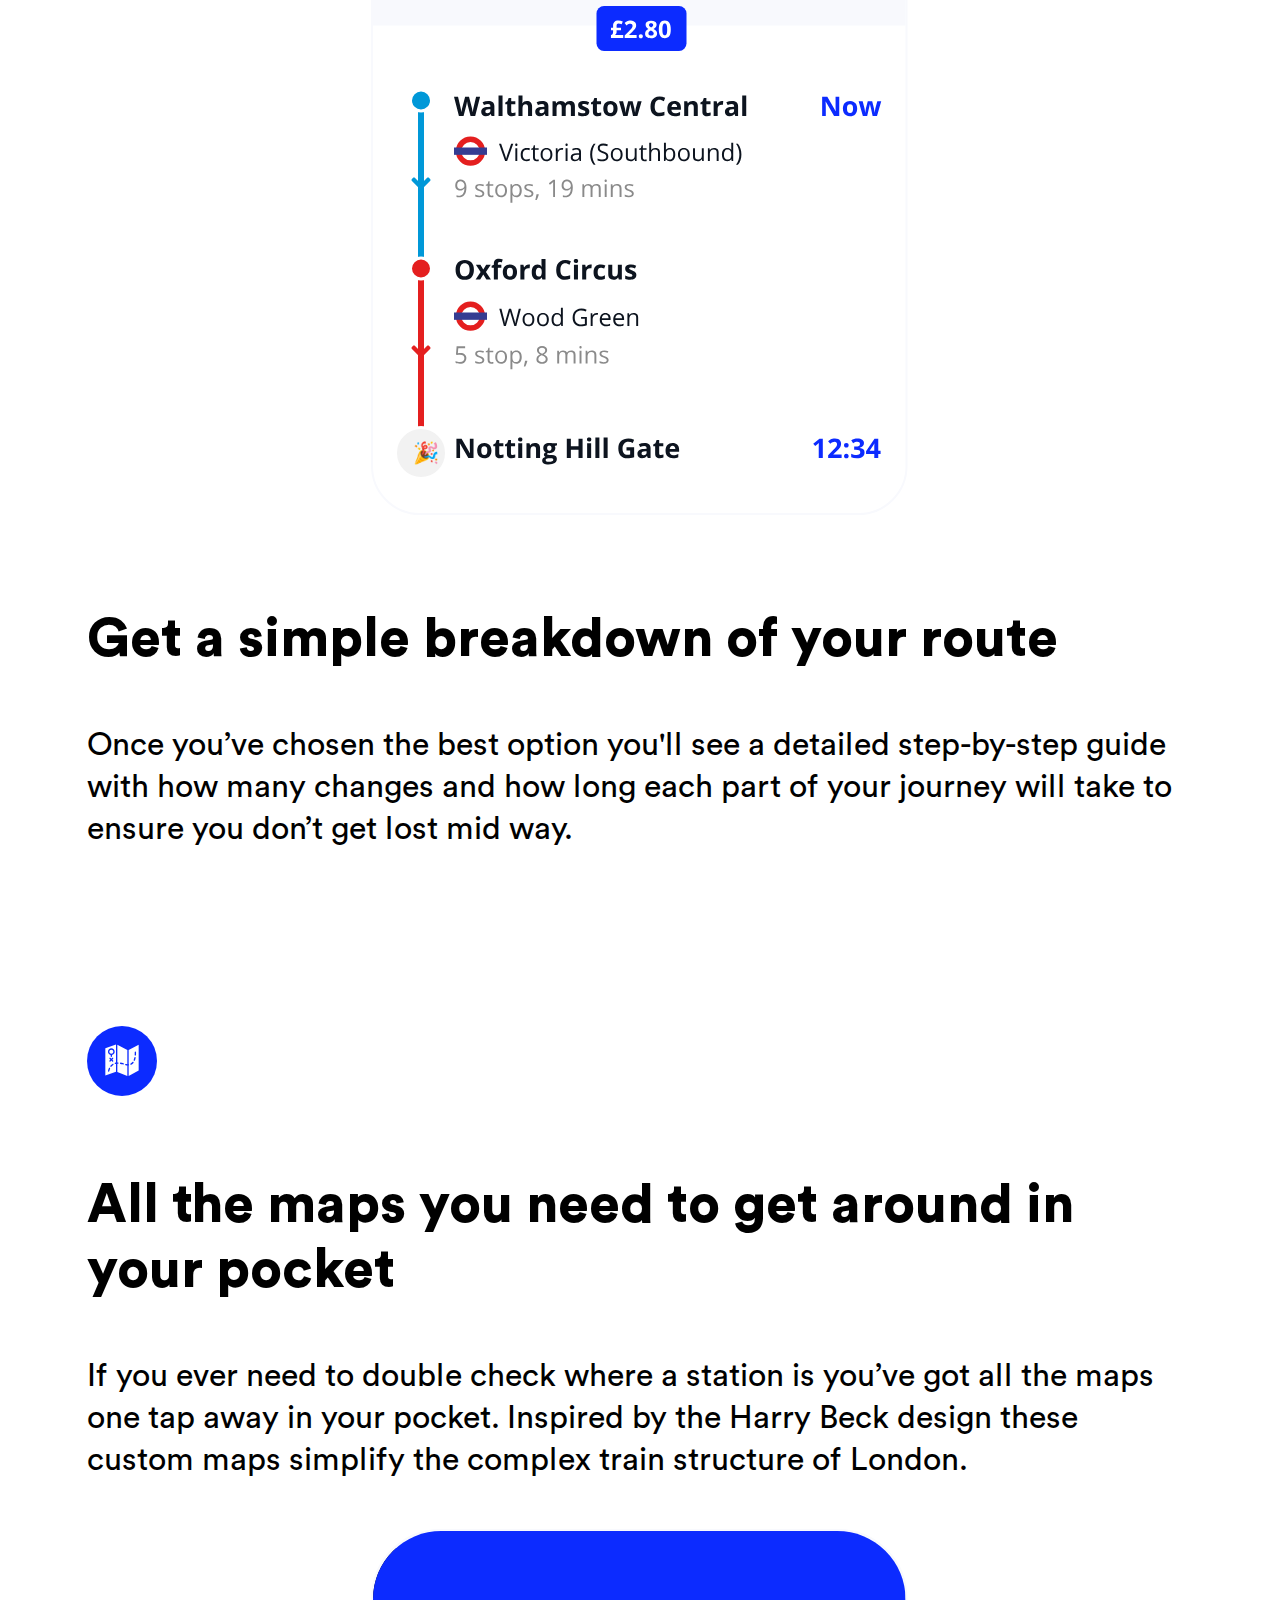
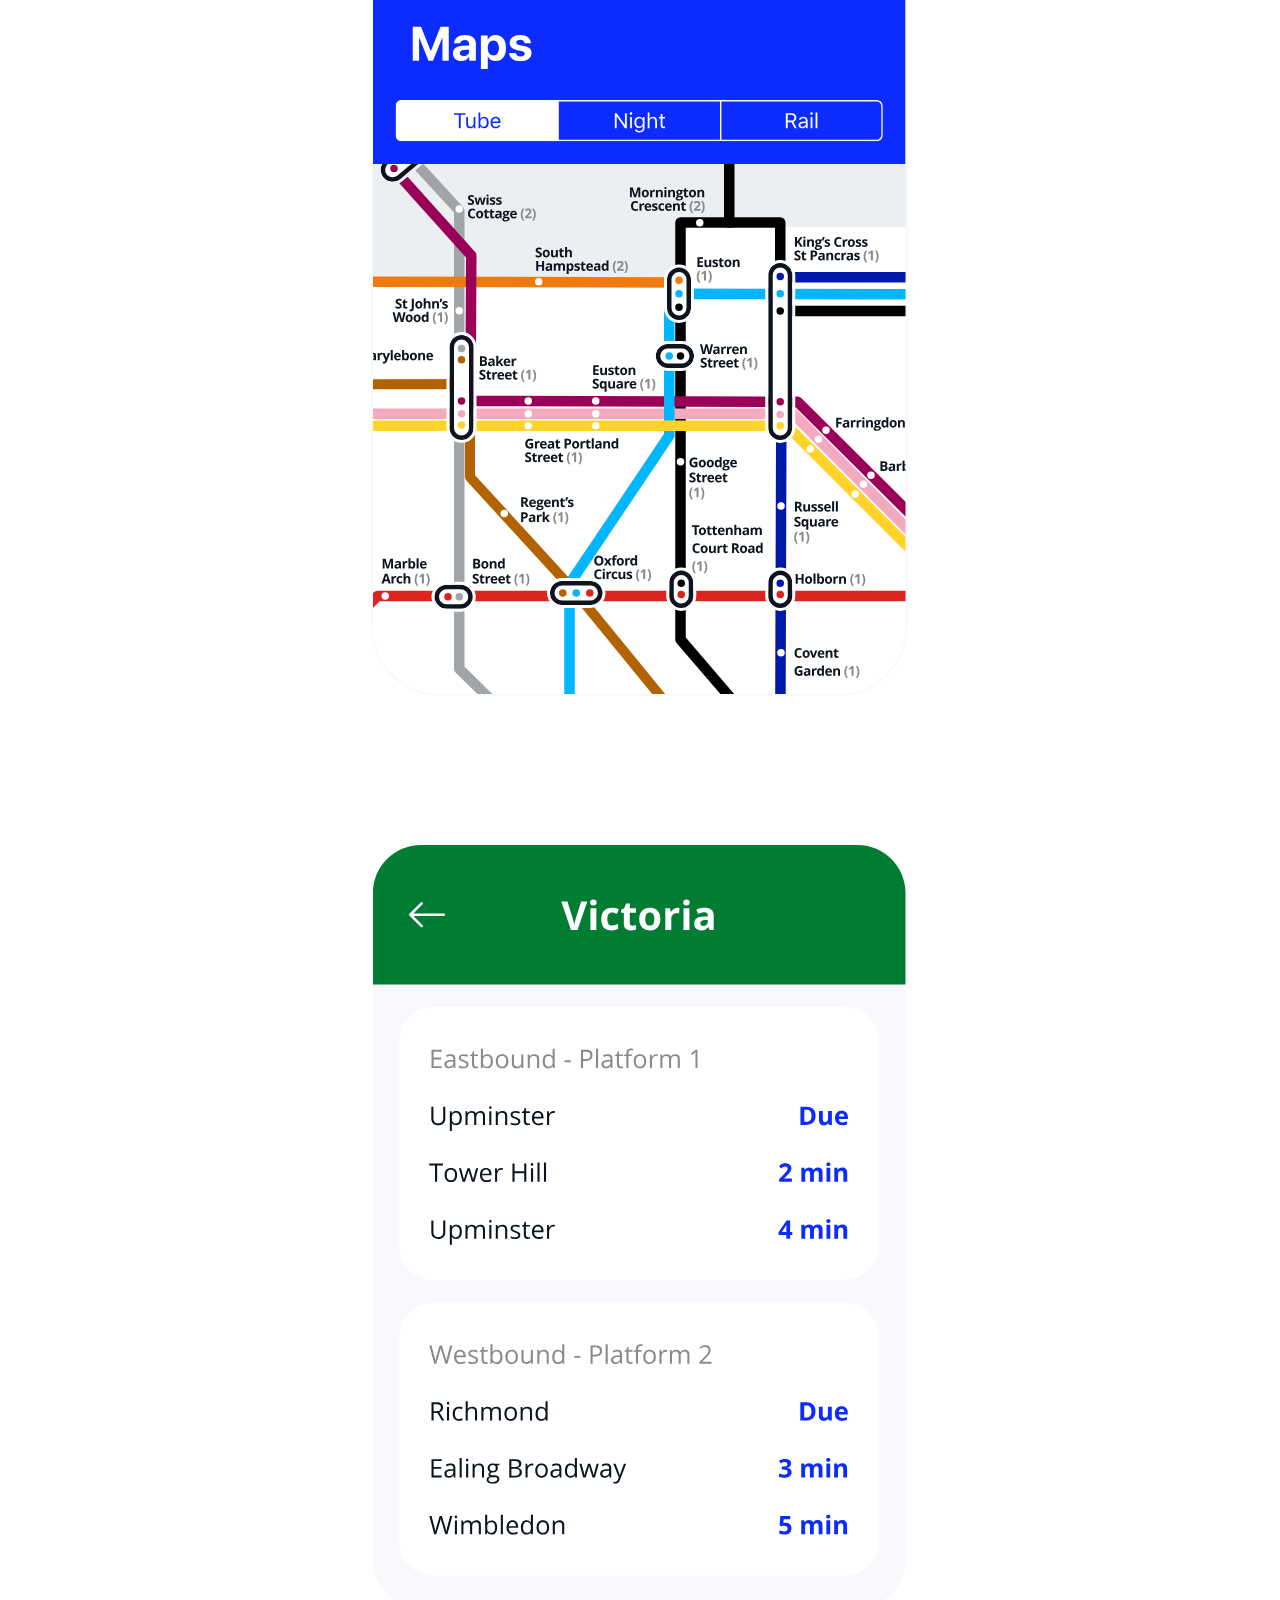
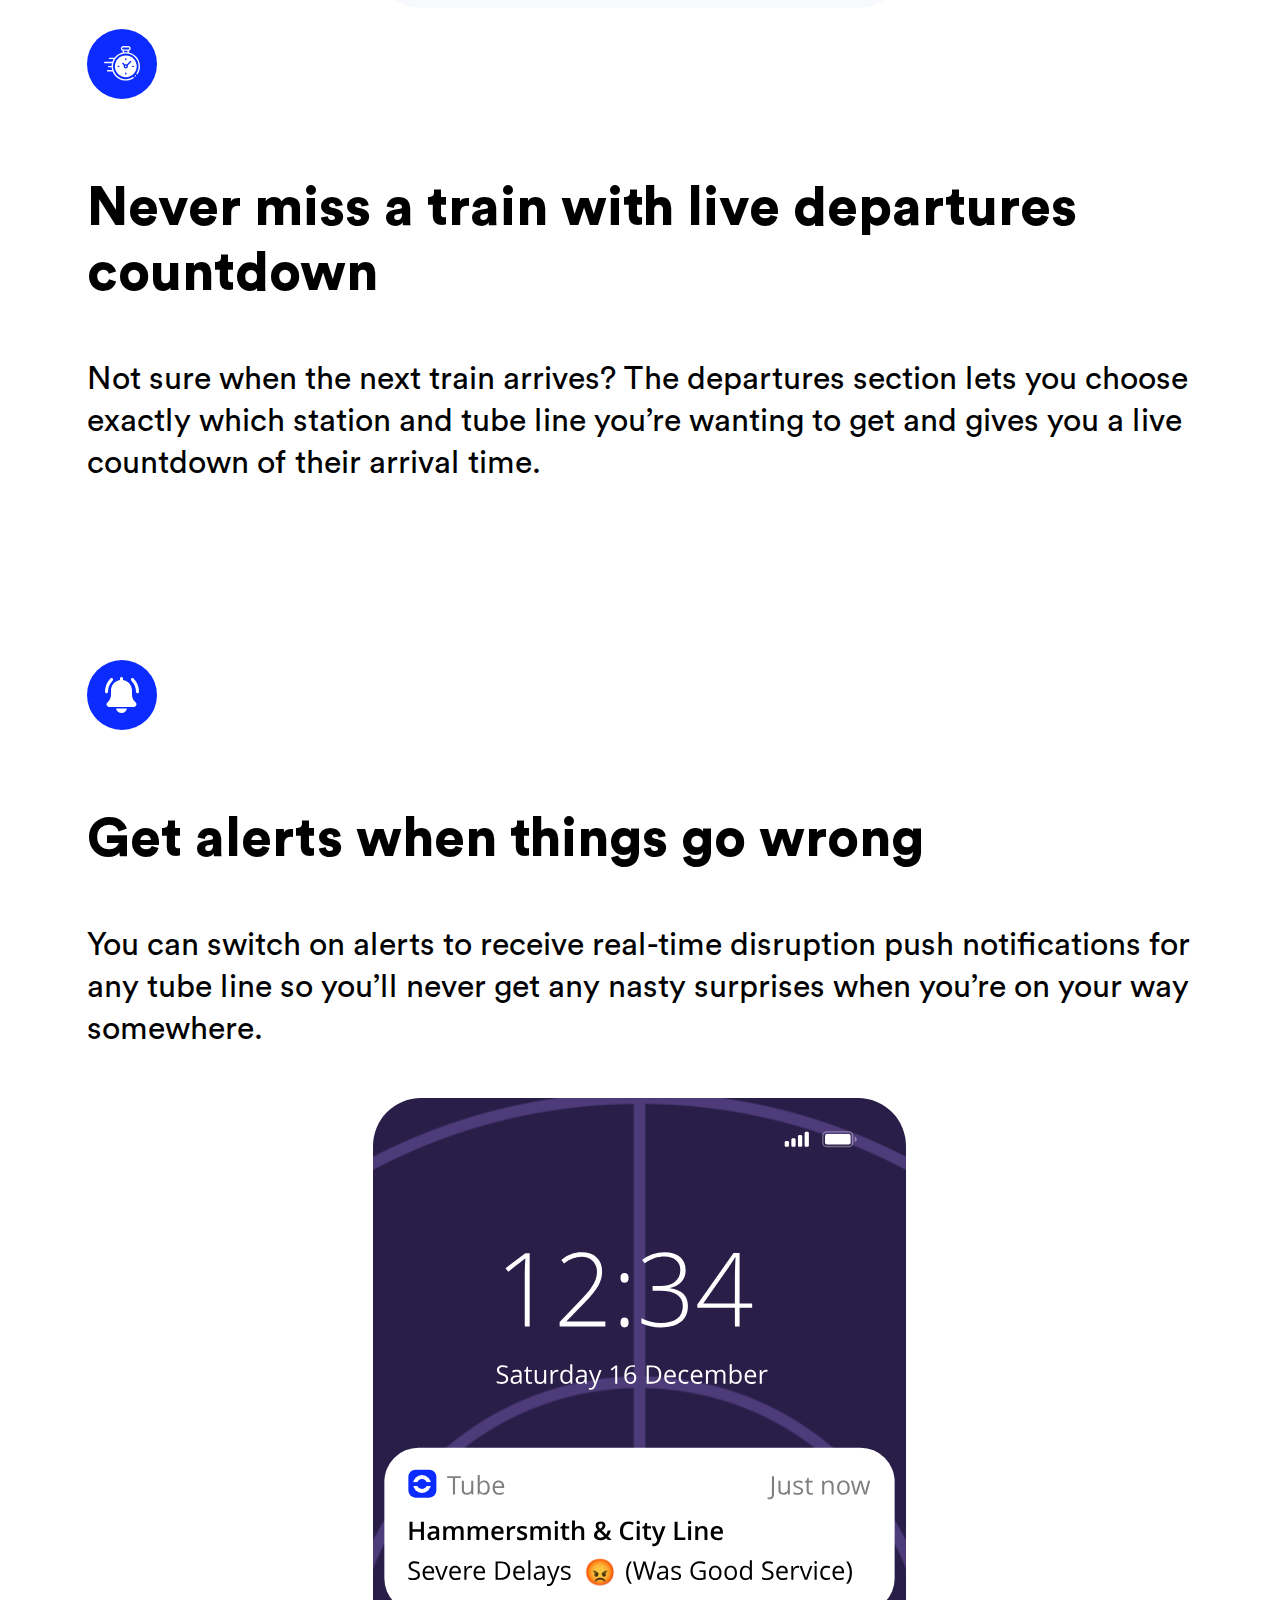
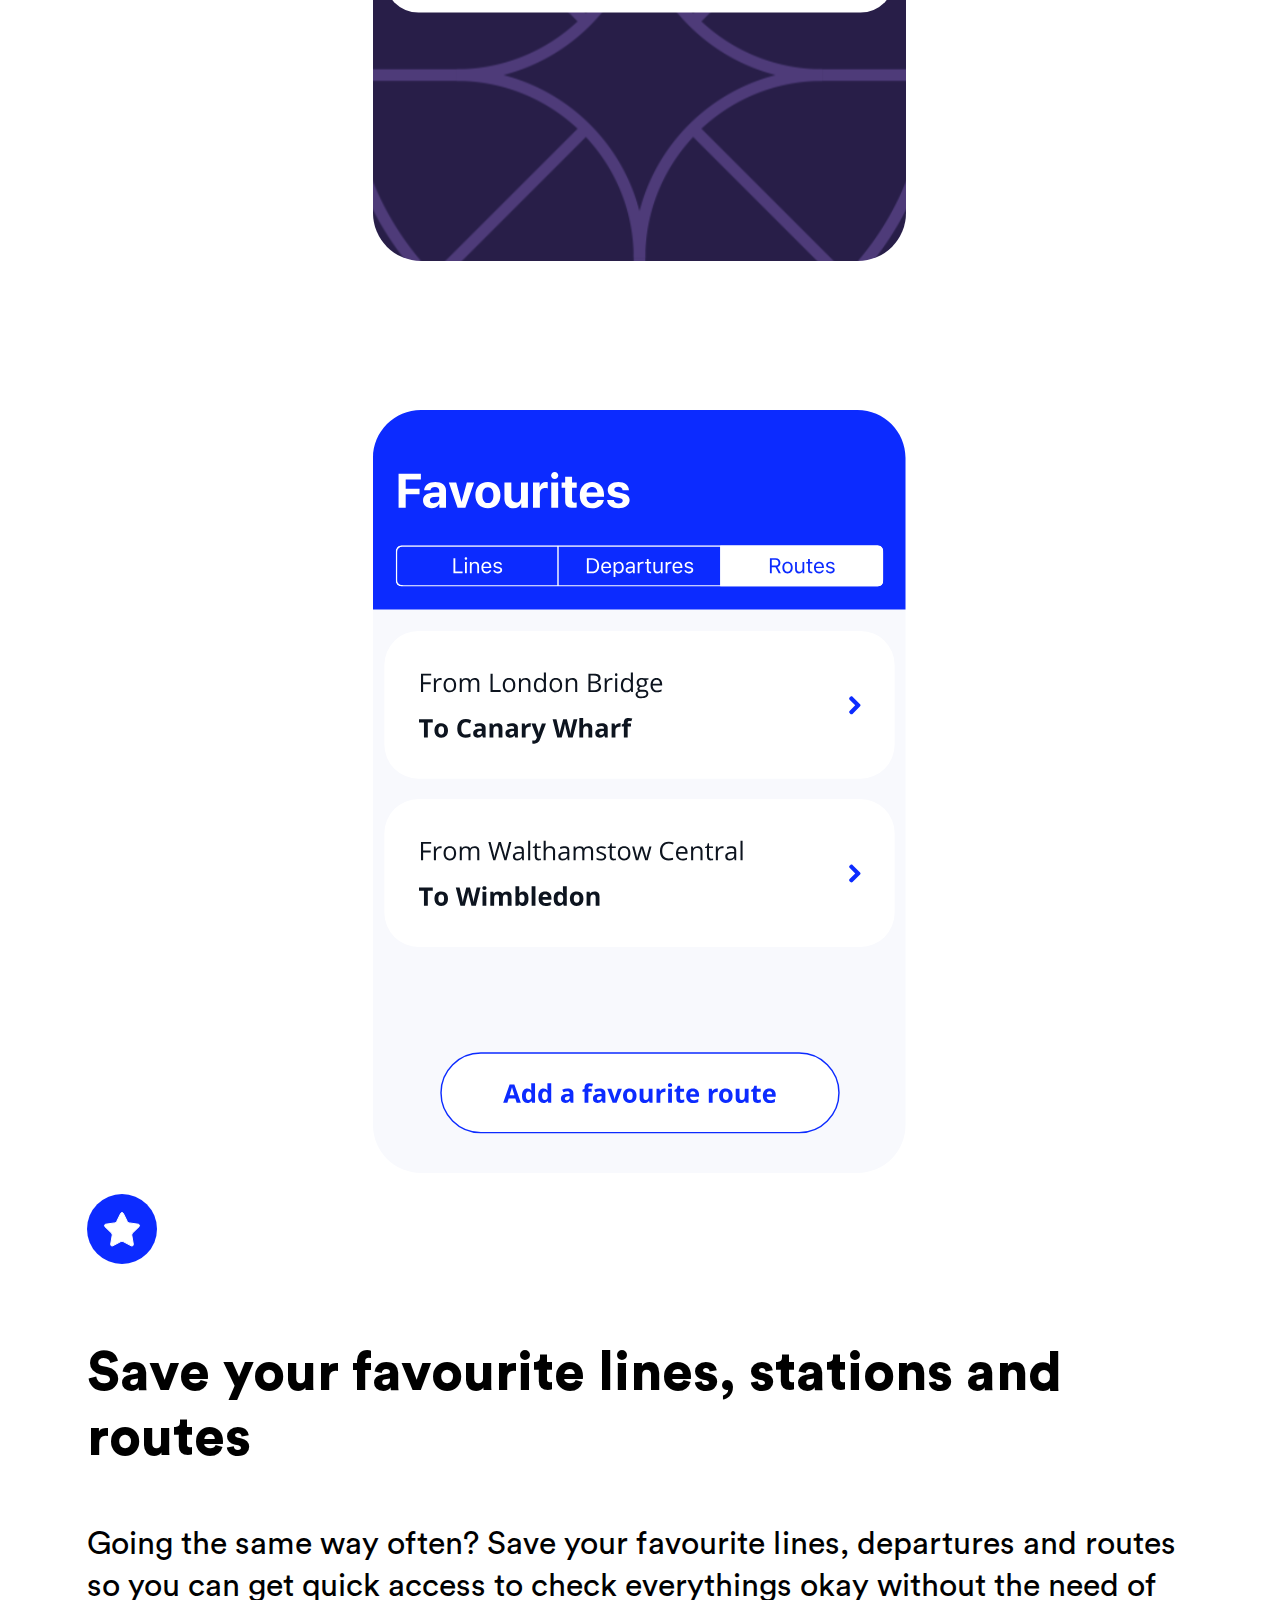
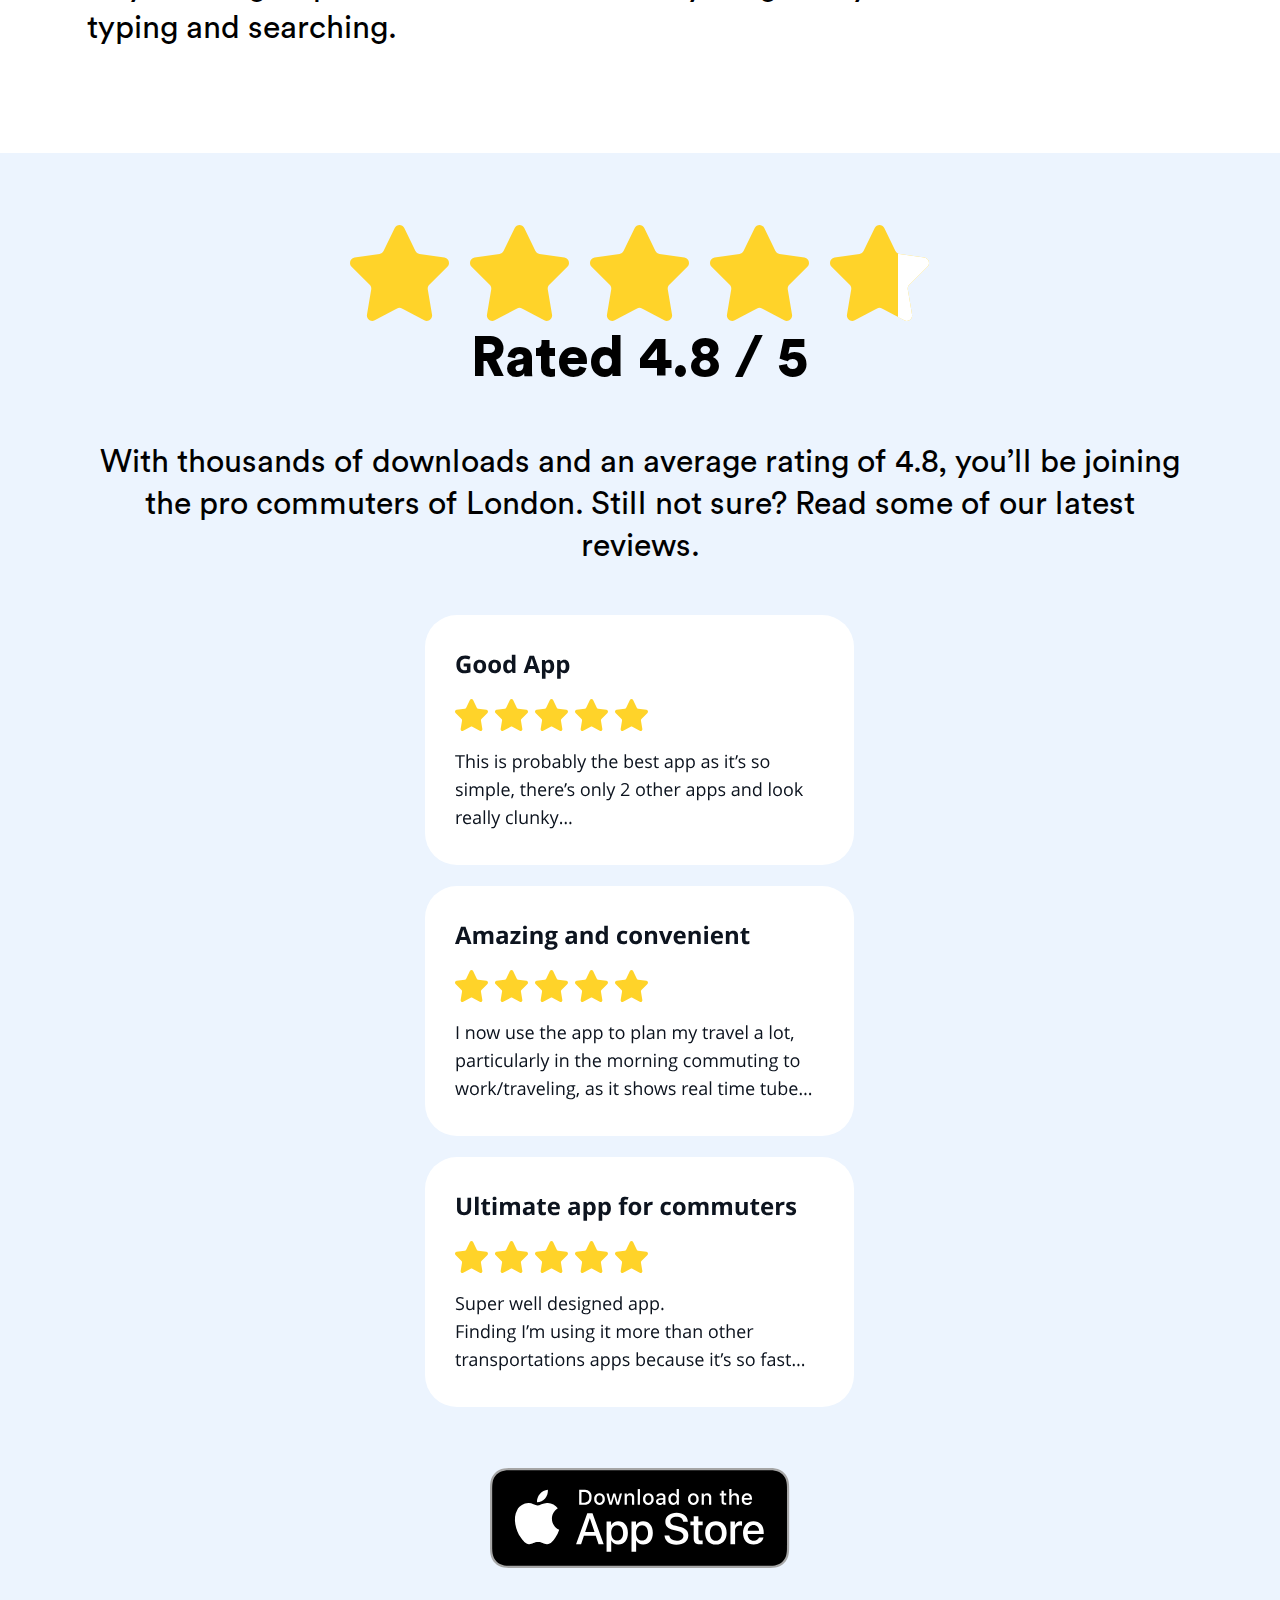
<file: tube.html>
<!DOCTYPE html>
<html lang="en" dir="ltr">
<head>
  <title>Tube</title>
  <meta charset = "UTF-8" />
  <meta name="viewport" content="width=device-width, initial-scale=1, shrink-to-fit=no">
  <link rel="stylesheet" type="text/css" href="css/stylesheet.css">
  <script src="https://ajax.googleapis.com/ajax/libs/jquery/3.3.1/jquery.min.js"></script>
  <link rel="shortcut icon" type="image/x-icon" href="images/favicon.ico">
  <link href="https://fonts.googleapis.com/css?family=Open+Sans:400,700,800&display=swap" rel="stylesheet">
</head>

<body>



  <div class="sticky-button">
        <button onclick="location.href='cv.html'"class="button"type="button" href= "/index.html">About me</button>
      </div>
      <div class="sticky-back">
            <button onclick="location.href='index.html'"class="button-back"type="button" href= "/index.html">Back</button>
          </div>



<!-- hero content -->
<div class="container">
  <div class="row">
    <!-- Image on the right -->
      <div class="col-12">
        <img align="center" src="images/hero.svg" alt="">
      </div>

    <div class="col-12">
      <h4>Travel around London like a pro</h4>
      <p>Tube is the best kept secret to navigating London, built by seasoned commuters.</p>
      <p>The app gives you live travel information, without any advertisements.</p>
      <p>Made with love, here in London 🇬🇧</p>
      <a href="https://apple.co/3472AL8" target="_blank"><img src="images/badge.svg" alt="alt text" style="border:none;" /></a>
    </div>

  </div>
</div>




<!-- routes content -->
<div class="container">
  <div class="row">
    <!-- Text -->
      <div class="col-5">
        <img src="images/icon-route.svg" alt="">
        <h4>Find the quickest and cheapest route with route planner</h4>
        <p>If your usual trip is affected by delays or closures or if your travelling somewhere for the first time then Routes will help you get there. Simply choose the start and end station and we’ll find you the fastest and cheapest options.</p>
      </div>
      <!-- Image -->
    <div class="col-5" align="center">
        <img src="images/routes.svg" alt="">
    </div>

  </div>
</div>



<!-- route breakdown content -->
<div class="container">
  <div class="row">
    <!-- Image -->
      <div class="col-5" align="center">
        <img src="images/routes-2.svg" alt="">
      </div>
    <!-- text -->
    <div class="col-5">
      <h4>Get a simple breakdown of your route</h4>
      <p>Once you’ve chosen the best option you'll see a detailed step-by-step guide with how many changes and how long each part of your journey will take to ensure you don’t get lost mid way.</p>

    </div>

  </div>
</div>



<!-- maps content -->
<div class="container">
  <div class="row">
    <!-- Text -->
      <div class="col-5">
        <img src="images/icon-maps.svg" alt="">
        <h4>All the maps you need to get around in your pocket</h4>
        <p>If you ever need to double check where a station is you’ve got all the maps one tap away in your pocket. Inspired by the Harry Beck design these custom maps simplify the complex train structure of London.</p>
      </div>
      <!-- Image -->
    <div class="col-5" align="center">
        <img src="images/maps.svg" alt="">
    </div>

  </div>
</div>





<!-- departures content -->
<div class="container">
  <div class="row">
    <!-- Image -->
      <div class="col-5" align="center">
        <img src="images/departures.svg" alt="">
      </div>
      <!-- Text -->
      <div class="col-5">
        <img src="images/icon-departures.svg" alt="">
        <h4>Never miss a train with live departures countdown</h4>
        <p>Not sure when the next train arrives? The departures section lets you choose exactly which station and tube line you’re wanting to get and gives you a live countdown of their arrival time.</p>
      </div>
  </div>
</div>





<!-- alerts -->
<div class="container">
  <div class="row">
    <!-- Text -->
      <div class="col-5">
        <img src="images/icon-alerts.svg" alt="">
        <h4>Get alerts when things go wrong</h4>
        <p>You can switch on alerts to receive real-time disruption push notifications for any tube line so you’ll never get any nasty surprises when you’re on your way somewhere.</p>
      </div>
      <!-- Image -->
    <div class="col-5" align="center">
        <img src="images/alerts.svg" alt="">
    </div>

  </div>
</div>





<!-- favourites content -->
<div class="container">
  <div class="row">
    <!-- Image -->
      <div class="col-5" align="center">
        <img src="images/favourites.svg" alt="">
      </div>
      <!-- Text -->
      <div class="col-5">
        <img src="images/icon-favs.svg" alt="">
        <h4>Save your favourite lines,  stations and routes</h4>
        <p>Going the same way often? Save your favourite lines, departures and routes so you can get quick access to check everythings okay without the need of typing and searching.</p>
      </div>
  </div>
</div>


<div class="blue-padding">

    <div class="container">

        <!-- footer title -->
        <div class="row">
          <div class="col-8" align="center">
              <img src="images/stars.svg" class="topmargin">
              <h2>Rated 4.8 / 5</h2>
          </div>
        </div>


        <!-- footer body -->
        <div class="row">
          <div class="col-8" align="center">
            <p class="topmargin">With thousands of downloads and an <strong>average rating of 4.8</strong>, you’ll be joining the pro commuters of London. Still not sure? Read some of our latest reviews.</p>
          </div>
        </div>

        <!-- footer reviews -->
        <div class="row">

          <div class="col-4" align="center">
            <img src="images/review-1.svg" alt="">
          </div>

          <div class="col-4" align="center">
            <img src="images/review-2.svg" alt="">
          </div>

          <div class="col-4" align="center">
            <img src="images/review-3.svg" alt="">
          </div>

        </div>


<!-- button -->
        <div class="row">
          <div class="col-4 text-block" align="center">
            <a href="https://apple.co/3472AL8" target="_blank"><img src="images/badge.svg" alt="alt text" style="border:none;" /></a>
          </div>
        </div>

    </div>
</div>




</body>
</html>
</file>
<file: css/stylesheet.css>
/* apply a natural box layout model to all elements, but allowing components to change */
html {
  box-sizing: border-box;
}
*, *:before, *:after {
  box-sizing: inherit;
}

html, body {
  overflow-x: hidden;
}


/* styling for page */
body {
  background: #fff;
  font-family: 'CircularStd-Black', sans-serif;
  margin: 0;
  max-width: 100vw;
  overflow-x: hidden; /* for homepage text, as it's off-screen */

}

/* liquid font */
@font-face {
  font-family: 'LIQUIDO-Fluid';
  src: url('../fonts/LIQUIDO-Fluid.otf');
  font-weight: 400;
  font-style: normal;
}

/* circular black font */
@font-face {
  font-family: 'CircularStd-Black';
  src: url('../fonts/CircularStd-Black.woff2') format('woff2'), /* Super Modern Browsers */
       url('../fonts/CircularStd-Black.woff') format('woff'); /* Pretty Modern Browsers */
  font-weight: 800;
  font-style: normal;
}

/* circular book font */
@font-face {
  font-family: 'CircularStd-Book';
  src: url('../fonts/CircularStd-Book.woff2') format('woff2'), /* Super Modern Browsers */
       url('../fonts/CircularStd-Book.woff') format('woff'); /* Pretty Modern Browsers */
  font-weight: 400;
  font-style: normal;
}

/* header styles */
h1 {
  font-family: 'LIQUIDO-Fluid', "CircularStd-Black", sans-serif;
  font-size: 600px;
  font-weight: 400;
  text-transform: uppercase;
  color: #F6F6F6;
  margin-top: -100px;
  margin-bottom: 0;
}

h2 {
  font-size: 56px;
  margin-top: 0;
  margin-bottom: 0;

}
h3 {
  font-size: 54px;
  margin-bottom: 0;
}
h4 {
  font-size: 54px;
  margin-bottom: 0;
  padding-bottom: 20px;
}
h5 {
  font-family: 'CircularStd-Book';
  font-size: 54px;
  font-weight: lighter;
  margin-top: 0;
  margin-bottom: 64px;
  }
h6 {
  font-size: 32px;
  margin: 0;
}
p {
  font-family: 'CircularStd-Book';
  font-size: 32px;
  line-height: 42px;
  font-weight: lighter;
}

span {
  font-family: 'CircularStd-Book';
  font-size: 24px;
  line-height: 42px;
  font-weight: lighter;
  text-decoration: none;
  color: #fff;
}

span:hover {
color: black;
}



hr {
  background-color: #E5EBEE;
  height: 1px;
  border: none;
}

ul {
  font-family: 'CircularStd-Book';
  font-size: 54px;
  line-height: 68px;
  font-weight: lighter;
}
li {
  font-size: 32px;
  line-height: 48px;
}

p.a {
  font-style: normal;
}

.hero-m {
  width: 50vh;
}

.large-text {
  font-size: 120px;
}

.grey {
    color: #989FAA;
  }

  .blue {
    color:#2177FE;
  }

  .green {
    color: #0CA028
  }

.tight {
  margin-bottom: 18px;
}

.wrapper {
  overflow: hidden;
}

.section-1 {
  max-width: 80%;
  background: white;
  padding-bottom: 100px;
}

.section-2 {
  background: black;
}

.section-4 {
  background: #0F1627;
}

.whitebg {
  background-color: white;
}

.logo {
  height: 40px;
  width: auto;
}



/* smoothes out the scrolling on certain broswers */
html {
  scroll-behavior: smooth;
}



/* colour when selecting text */
::selection {
  color: black;
  background: rgba(255,251,0,0.99);
}


.align-centre {
  text-align: center;
}

.align-left {
  text-align: left;
}

/* text colour for dark bg */
.white {
  color: white;
}




/* styles for links */
.link {
  color: #2177FE;
  text-decoration: none;
  border-bottom: 3px solid transparent;



}
.link:hover {
  transition: 300ms;

  border-bottom: 3px solid #2177FE;

}

/* size of intro text on viewport */
.header {
  margin-top: 75px;
  width: 200vw;
position: relative;
}

.absolute {
  position: absolute;
  z-index: 1;
  left: 0;
}

.pdf-link {
  display: inline-block;
  padding-right: 10px;
  font-family: 'CircularStd-Book';
  font-size: 32px;
  line-height: 42px;
  font-weight: lighter;
  color: #2177FE;
  text-decoration: none;
}

/* both texts for intro */
.top-title,
.bottom-title {
  margin-top: -275px;
  white-space: nowrap;
}

/* specific to first line of intro */
.top-title {
  margin-left: -900px;
}


/* specific to second line of intro */
.bottom-title {
  margin-left: -850px;
  white-space: nowrap;
}

/* makes content indented */
.content-indented {
  padding-top: 5%;
  padding-right: 20%;
  padding-left: 20%;
}

.indented {
  padding-right: 20%;
  padding-left: 20%;
}

.list-space {
  margin-top: 8px;
  margin-bottom: 72px;
}


/* big padding for bottom of section */
.loose-padding {
  padding-bottom: 100px;
}

/* .loose-margin {
  margin-bottom: 100px;
} */


/* specific padding for when 2 text elements above and below one another */
.text-block {
  padding-top: 40px;
  padding-bottom: 10px;
}


.logo-group {
  margin-top: 56px;
  margin-bottom: 56px;
}

.logo-pad {
padding-right: 30px;
}


/* styling for portfolio button */
.button {
  position: fixed;
  top: 90px;
  right: 50px;
  z-index: 1;
  height: 72px;
  font-family: 'CircularStd-Book';
  font-size: 24px;
  color: #fff;
  background: #0D141F;
  border-radius: 100px;
  width: 200px;
  cursor: pointer;
  border: 0;

  transition: color 0.3s ease; /* vendorless fallback */
  -o-transition: color 0.3s ease; /* opera */
  -ms-transition: color 0.3s ease; /* IE 10 */
  -moz-transition: color 0.3s ease; /* Firefox */
  -webkit-transition: color 0.3s ease; /*safari and chrome */

  transition: background 0.3s ease; /* vendorless fallback */
  -o-transition: background 0.3s ease; /* opera */
  -ms-transition: background 0.3s ease; /* IE 10 */
  -moz-transition: background 0.3s ease; /* Firefox */
  -webkit-transition: background 0.3s ease; /*safari and chrome */
}
.button:hover {
  color: #0D141F;
  background: #F6F6F6;

}
.button:focus {
  outline: 0;
}


/* styling for cv button */
.button-project {
  height: 72px;
  font-family: 'CircularStd-Book';
  font-size: 24px;
  color: #fff;
  background: #2177FE;
  border-radius: 100px;
  width: 200px;
  cursor: pointer;
  border:0;
  margin-bottom: 32px;

  transition: color 0.3s ease; /* vendorless fallback */
  -o-transition: color 0.3s ease; /* opera */
  -ms-transition: color 0.3s ease; /* IE 10 */
  -moz-transition: color 0.3s ease; /* Firefox */
  -webkit-transition: color 0.3s ease; /*safari and chrome */

  transition: background 0.3s ease; /* vendorless fallback */
  -o-transition: background 0.3s ease; /* opera */
  -ms-transition: background 0.3s ease; /* IE 10 */
  -moz-transition: background 0.3s ease; /* Firefox */
  -webkit-transition: background 0.3s ease; /*safari and chrome */
}
.button-project:hover {
  color: #0D141F;
  background: #F6F6F6;
}
.button-project:focus {
  outline: 0;
}

/* styling for cv button */
.button-back {
  height: 72px;
  font-family: 'CircularStd-Book';
  font-size: 24px;
  color: #0D141F;
  background: #F6F6F6;
  border-radius: 100px;
  width: 180px;
  position: fixed;
  top: 90px;
  left: 50px;
  z-index: 1;
  cursor: pointer;
  border:0;
  margin-bottom: 32px;

  transition: color 0.3s ease; /* vendorless fallback */
  -o-transition: color 0.3s ease; /* opera */
  -ms-transition: color 0.3s ease; /* IE 10 */
  -moz-transition: color 0.3s ease; /* Firefox */
  -webkit-transition: color 0.3s ease; /*safari and chrome */

  transition: background 0.3s ease; /* vendorless fallback */
  -o-transition: background 0.3s ease; /* opera */
  -ms-transition: background 0.3s ease; /* IE 10 */
  -moz-transition: background 0.3s ease; /* Firefox */
  -webkit-transition: background 0.3s ease; /*safari and chrome */
}
.button-back:hover {
  color: #fff;
  background: #0D141F;
}
.button-back:focus {
  outline: 0;
}


/* styling for disabled button */
.button-disabled-dark {
  height: 72px;
  font-family: 'CircularStd-Book';
  font-size: 24px;
  color: white;
  background: #0D141F;
  border-radius: 100px;
  width: 200px;
  cursor: not-allowed;
  border:0;
  margin-bottom: 32px;
}

/* styling for disabled button */
.button-disabled-light {
  height: 72px;
  font-family: 'CircularStd-Book';
  font-size: 24px;
  color: #0D141F;
  background: #F6F6F6;
  border-radius: 100px;
  width: 200px;
  cursor: not-allowed;
  border:0;
  margin-bottom: 32px;
}

.width-full {
  max-width: 100%;
  margin-bottom: -4px;
}

.hero {
  width: 100%;
  height: auto;
  margin-bottom: -4px;
}

.profile {
  top: 0;
  width: 40%;
  display: inline-block;
  margin-right: 50px;

}

.profile-text {
  width: 50%;
  display: inline-block;
  align-items: center;
  justify-content: center;
  }

.links {
  width: 100%;
  display: inline-block;
  margin-right: 50px;
}

.blue-padding {
  background: #ECF4FE;
  padding-bottom: 64px;
}

/* makes counter invisible */
#count {
  display: none;
}

.rose {
  height: 32px;
  width: auto;
}

.cv-hero {
  width: 90%;
  margin-left: auto;
  margin-right: auto;
  padding-top: 90px;
}

/* ==== GRID SYSTEM ==== */

.container {
  width: 90%;
  margin-left: auto;
  margin-right: auto;
  padding-top: 64px;
  padding-bottom: 64px;
}



.row {
  position: relative;
  width: 100%;
  display: inline;
  align-items: center;
  justify-content: center;
}

.row [class^="col"] {
  float: left;
  margin: 0.5rem 2%;
  min-height: 0.125rem;
}

.col-1,
.col-2,
.col-3,
.col-4,
.col-5,
.col-6,
.col-7,
.col-8,
.col-9,
.col-10,
.col-11,
.col-12 {
  width: 96%;
}

.col-1-sm {
  width: 4.33%;
}

.col-2-sm {
  width: 12.66%;
}

.col-3-sm {
  width: 21%;
}

.col-4-sm {
  width: 29.33%;
}

.col-5-sm {
  width: 37.66%;
}

.col-6-sm {
  width: 46%;
}

.col-7-sm {
  width: 54.33%;
}

.col-8-sm {
  width: 62.66%;
}

.col-9-sm {
  width: 71%;
}

.col-10-sm {
  width: 79.33%;
}

.col-11-sm {
  width: 87.66%;
}

.col-12-sm {
  width: 96%;
}

.row::after {
	content: "";
	display: table;
	clear: both;
}

.hidden-sm {
  display: none;
}




/* styles for 0 - 640 */
@media only screen and (max-width: 640px) {

  /* header styles */
  h1 {
      font-size: 160px;
    }
  h2 {
      font-size: 24px;
    }
  h3 {
      font-size: 32px;
    }
  h4 {
      font-size: 32px;
      margin-top: 40px;
    }
  h5 {
      font-size: 24px;
      line-height: 32px;
      margin-bottom: 32px;
    }

    h6 {
      font-size: 24px;
    }

    .header {
      margin-top: 0;
      width: 200vw
    }

    .hero {
      width: 100%;
      overflow-x: hidden;
    }


    .top-title,
    .bottom-title {
      margin-top: -75px;
      white-space: nowrap;
    }

    /* specific to first line of intro */
    .top-title {
      margin-left: -400px;
    }

    /* specific to second line of intro */
    .bottom-title {
      margin-left: -800px;
    }

  p {
      font-size: 24px;
      line-height: 32px;
    }

    /* link styles */
  a {
    font-size: 24px;
    text-decoration: none;
  }


  /* specific padding for when 2 text elements next to one another */
  .text-block {
    padding-top: 0;
    padding-bottom: 10px;
  }


  .button {
    position: fixed;
    right: 24px;
    height: 50px;
    font-size: 18px;
    width: 120px;
    top: 36px
  }

  .button-back {
    position: fixed;
    top: 36px;
    left: 24px;
    height: 50px;
    font-size: 18px;
    width: 120px;
  }



  .logo {
    height: 24px;
    width: auto;
  }

  .eagle {
    height: 24px;
    width: auto;
  }

.logo-group {
  margin-top: 32px;
  margin-bottom: 32px;

}

  .logo-pad {
    height: 60px;
  }

 /* makes content indented */
 .content-indented {
   padding-top: 5%;
   padding-right: 5%;
   padding-left: 5%;
 }

 .indented {
   padding-right: 5%;
   padding-left: 5%;
 }

 .loose-padding {
   padding-bottom: 32px;
 }

 .section-1 {
   padding-bottom: 32px;
 }

 .width-full {
   max-width: 200%;
   margin-bottom: -4px;
 }

 .badge {
  background-image: url(/images/badge.svg);
  width: 32px;
}

.pdf-link {
  font-size: 24px;
}

.row {
  position: relative;
  width: 100%;
  display: inline;
  align-items: center;
  justify-content: center;
}

.image-full{
   display:block;
  }

 .image-mobile{
  display:none;
 }



.hidden-sm {
  display: block;
}

.profile-text {
  width: 100%;
  align-items: center;
  justify-content: center;
  display: inline-block;
}

  .rose {
    height: 24px;
    width: auto;
  }



  .image-full{
     display:block;
    }

   .image-mobile{
    display:none;
   }

   .container {
       width: 100%;
     }

     .col-1 {
       width: 4.33%;
     }

     .col-2 {
       width: 12.66%;
     }

     .col-3 {
       width: 21%;
     }

     .col-4 {
       width: 29.33%;
     }

     .col-5 {
       width: 37.66%;
     }

     .col-6 {
       width: 46%;
     }

     .col-7 {
       width: 54.33%;
     }

     .col-8 {
       width: 62.66%;
     }

     .col-9 {
       width: 71%;
     }

     .col-10 {
       width: 79.33%;
     }

     .col-11 {
       width: 87.66%;
     }

     .col-12 {
       width: 96%;
     }

     .hidden-sm {
       display: block;
     }
     .row {
       position: relative;
       width: 100%;
       display: flex;
       align-items: center;
       justify-content: center;
     }

     .cv-hero {
       padding-top: 36px;
     }
</file>
